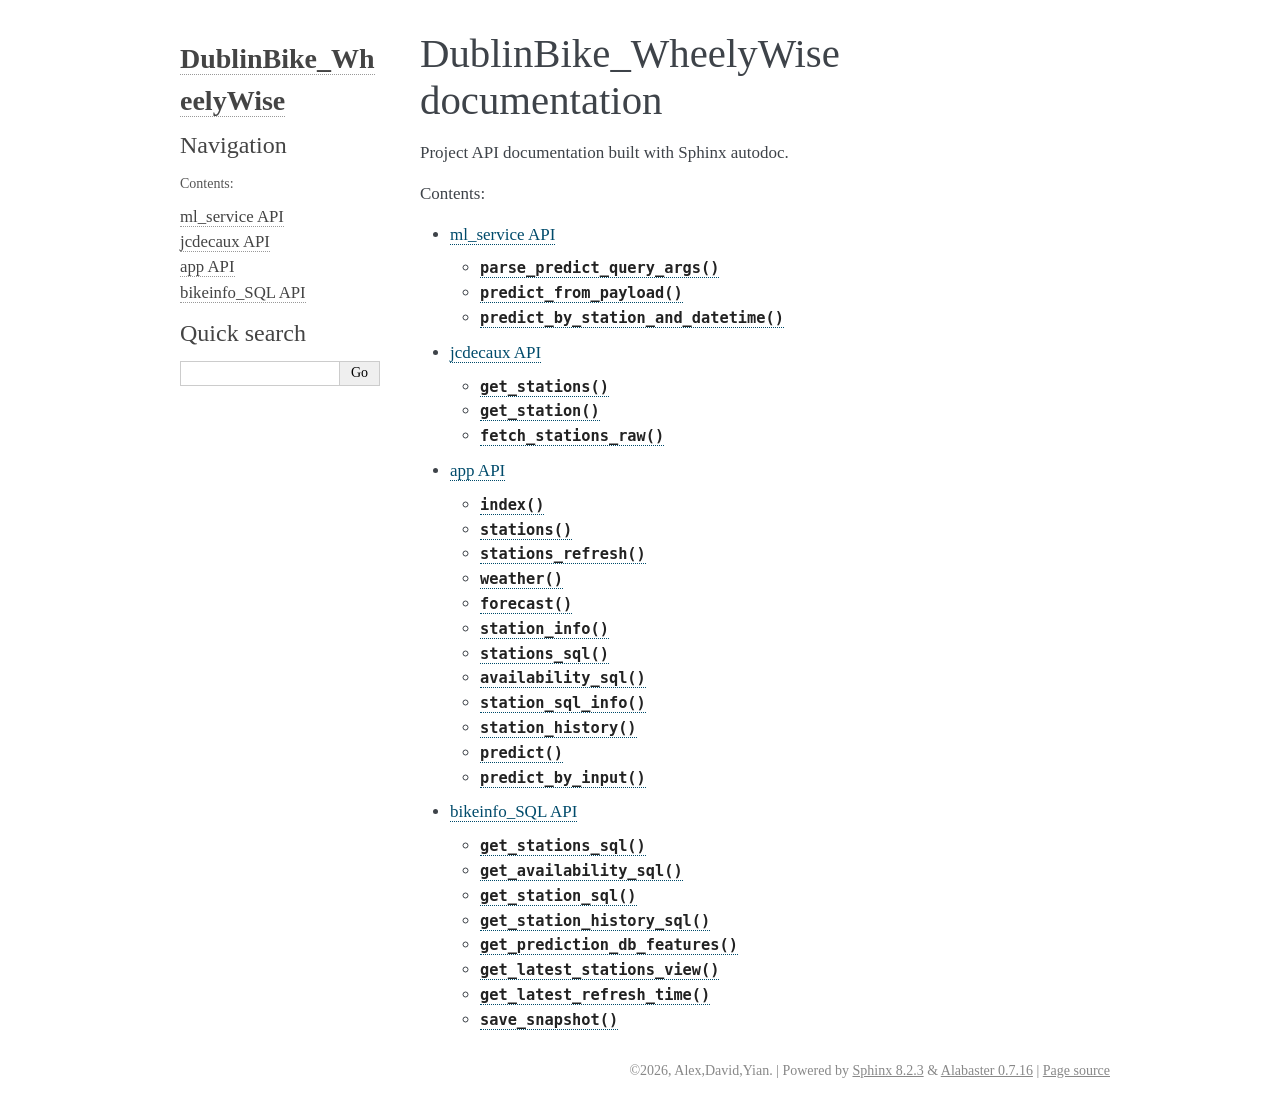
<file: sphinx_comments/_build/html/index.html>
<!DOCTYPE html>

<html lang="en" data-content_root="./">
  <head>
    <meta charset="utf-8" />
    <meta name="viewport" content="width=device-width, initial-scale=1.0" /><meta name="viewport" content="width=device-width, initial-scale=1" />

    <title>DublinBike_WheelyWise documentation &#8212; DublinBike_WheelyWise 1.0 documentation</title>
    <link rel="stylesheet" type="text/css" href="_static/pygments.css?v=5ecbeea2" />
    <link rel="stylesheet" type="text/css" href="_static/alabaster.css?v=12dfc556" />
    <script src="_static/documentation_options.js?v=f2a433a1"></script>
    <script src="_static/doctools.js?v=9bcbadda"></script>
    <script src="_static/sphinx_highlight.js?v=dc90522c"></script>
    <link rel="index" title="Index" href="genindex.html" />
    <link rel="search" title="Search" href="search.html" />
    <link rel="next" title="ml_service API" href="api_ml_service.html" />
   
  <link rel="stylesheet" href="_static/custom.css" type="text/css" />
  

  
  

  </head><body>
  

    <div class="document">
      <div class="documentwrapper">
        <div class="bodywrapper">
          

          <div class="body" role="main">
            
  <section id="dublinbike-wheelywise-documentation">
<h1>DublinBike_WheelyWise documentation<a class="headerlink" href="#dublinbike-wheelywise-documentation" title="Link to this heading">¶</a></h1>
<p>Project API documentation built with Sphinx autodoc.</p>
<div class="toctree-wrapper compound">
<p class="caption" role="heading"><span class="caption-text">Contents:</span></p>
<ul>
<li class="toctree-l1"><a class="reference internal" href="api_ml_service.html">ml_service API</a><ul>
<li class="toctree-l2"><a class="reference internal" href="api_ml_service.html#ml_service.parse_predict_query_args"><code class="docutils literal notranslate"><span class="pre">parse_predict_query_args()</span></code></a></li>
<li class="toctree-l2"><a class="reference internal" href="api_ml_service.html#ml_service.predict_from_payload"><code class="docutils literal notranslate"><span class="pre">predict_from_payload()</span></code></a></li>
<li class="toctree-l2"><a class="reference internal" href="api_ml_service.html#ml_service.predict_by_station_and_datetime"><code class="docutils literal notranslate"><span class="pre">predict_by_station_and_datetime()</span></code></a></li>
</ul>
</li>
<li class="toctree-l1"><a class="reference internal" href="api_jcdecaux.html">jcdecaux API</a><ul>
<li class="toctree-l2"><a class="reference internal" href="api_jcdecaux.html#jcdecaux.get_stations"><code class="docutils literal notranslate"><span class="pre">get_stations()</span></code></a></li>
<li class="toctree-l2"><a class="reference internal" href="api_jcdecaux.html#jcdecaux.get_station"><code class="docutils literal notranslate"><span class="pre">get_station()</span></code></a></li>
<li class="toctree-l2"><a class="reference internal" href="api_jcdecaux.html#jcdecaux.fetch_stations_raw"><code class="docutils literal notranslate"><span class="pre">fetch_stations_raw()</span></code></a></li>
</ul>
</li>
<li class="toctree-l1"><a class="reference internal" href="api_app.html">app API</a><ul>
<li class="toctree-l2"><a class="reference internal" href="api_app.html#app.index"><code class="docutils literal notranslate"><span class="pre">index()</span></code></a></li>
<li class="toctree-l2"><a class="reference internal" href="api_app.html#app.stations"><code class="docutils literal notranslate"><span class="pre">stations()</span></code></a></li>
<li class="toctree-l2"><a class="reference internal" href="api_app.html#app.stations_refresh"><code class="docutils literal notranslate"><span class="pre">stations_refresh()</span></code></a></li>
<li class="toctree-l2"><a class="reference internal" href="api_app.html#app.weather"><code class="docutils literal notranslate"><span class="pre">weather()</span></code></a></li>
<li class="toctree-l2"><a class="reference internal" href="api_app.html#app.forecast"><code class="docutils literal notranslate"><span class="pre">forecast()</span></code></a></li>
<li class="toctree-l2"><a class="reference internal" href="api_app.html#app.station_info"><code class="docutils literal notranslate"><span class="pre">station_info()</span></code></a></li>
<li class="toctree-l2"><a class="reference internal" href="api_app.html#app.stations_sql"><code class="docutils literal notranslate"><span class="pre">stations_sql()</span></code></a></li>
<li class="toctree-l2"><a class="reference internal" href="api_app.html#app.availability_sql"><code class="docutils literal notranslate"><span class="pre">availability_sql()</span></code></a></li>
<li class="toctree-l2"><a class="reference internal" href="api_app.html#app.station_sql_info"><code class="docutils literal notranslate"><span class="pre">station_sql_info()</span></code></a></li>
<li class="toctree-l2"><a class="reference internal" href="api_app.html#app.station_history"><code class="docutils literal notranslate"><span class="pre">station_history()</span></code></a></li>
<li class="toctree-l2"><a class="reference internal" href="api_app.html#app.predict"><code class="docutils literal notranslate"><span class="pre">predict()</span></code></a></li>
<li class="toctree-l2"><a class="reference internal" href="api_app.html#app.predict_by_input"><code class="docutils literal notranslate"><span class="pre">predict_by_input()</span></code></a></li>
</ul>
</li>
<li class="toctree-l1"><a class="reference internal" href="api_bikeinfo_sql.html">bikeinfo_SQL API</a><ul>
<li class="toctree-l2"><a class="reference internal" href="api_bikeinfo_sql.html#bikeinfo_SQL.get_stations_sql"><code class="docutils literal notranslate"><span class="pre">get_stations_sql()</span></code></a></li>
<li class="toctree-l2"><a class="reference internal" href="api_bikeinfo_sql.html#bikeinfo_SQL.get_availability_sql"><code class="docutils literal notranslate"><span class="pre">get_availability_sql()</span></code></a></li>
<li class="toctree-l2"><a class="reference internal" href="api_bikeinfo_sql.html#bikeinfo_SQL.get_station_sql"><code class="docutils literal notranslate"><span class="pre">get_station_sql()</span></code></a></li>
<li class="toctree-l2"><a class="reference internal" href="api_bikeinfo_sql.html#bikeinfo_SQL.get_station_history_sql"><code class="docutils literal notranslate"><span class="pre">get_station_history_sql()</span></code></a></li>
<li class="toctree-l2"><a class="reference internal" href="api_bikeinfo_sql.html#bikeinfo_SQL.get_prediction_db_features"><code class="docutils literal notranslate"><span class="pre">get_prediction_db_features()</span></code></a></li>
<li class="toctree-l2"><a class="reference internal" href="api_bikeinfo_sql.html#bikeinfo_SQL.get_latest_stations_view"><code class="docutils literal notranslate"><span class="pre">get_latest_stations_view()</span></code></a></li>
<li class="toctree-l2"><a class="reference internal" href="api_bikeinfo_sql.html#bikeinfo_SQL.get_latest_refresh_time"><code class="docutils literal notranslate"><span class="pre">get_latest_refresh_time()</span></code></a></li>
<li class="toctree-l2"><a class="reference internal" href="api_bikeinfo_sql.html#bikeinfo_SQL.save_snapshot"><code class="docutils literal notranslate"><span class="pre">save_snapshot()</span></code></a></li>
</ul>
</li>
</ul>
</div>
</section>


          </div>
          
        </div>
      </div>
      <div class="sphinxsidebar" role="navigation" aria-label="Main">
        <div class="sphinxsidebarwrapper">
<h1 class="logo"><a href="#">DublinBike_WheelyWise</a></h1>








<h3>Navigation</h3>
<p class="caption" role="heading"><span class="caption-text">Contents:</span></p>
<ul>
<li class="toctree-l1"><a class="reference internal" href="api_ml_service.html">ml_service API</a></li>
<li class="toctree-l1"><a class="reference internal" href="api_jcdecaux.html">jcdecaux API</a></li>
<li class="toctree-l1"><a class="reference internal" href="api_app.html">app API</a></li>
<li class="toctree-l1"><a class="reference internal" href="api_bikeinfo_sql.html">bikeinfo_SQL API</a></li>
</ul>

<div class="relations">
<h3>Related Topics</h3>
<ul>
  <li><a href="#">Documentation overview</a><ul>
      <li>Next: <a href="api_ml_service.html" title="next chapter">ml_service API</a></li>
  </ul></li>
</ul>
</div>
<search id="searchbox" style="display: none" role="search">
  <h3 id="searchlabel">Quick search</h3>
    <div class="searchformwrapper">
    <form class="search" action="search.html" method="get">
      <input type="text" name="q" aria-labelledby="searchlabel" autocomplete="off" autocorrect="off" autocapitalize="off" spellcheck="false"/>
      <input type="submit" value="Go" />
    </form>
    </div>
</search>
<script>document.getElementById('searchbox').style.display = "block"</script>








        </div>
      </div>
      <div class="clearer"></div>
    </div>
    <div class="footer">
      &#169;2026, Alex,David,Yian.
      
      |
      Powered by <a href="https://www.sphinx-doc.org/">Sphinx 8.2.3</a>
      &amp; <a href="https://alabaster.readthedocs.io">Alabaster 0.7.16</a>
      
      |
      <a href="_sources/index.rst.txt"
          rel="nofollow">Page source</a>
    </div>

    

    
  </body>
</html>
</file>
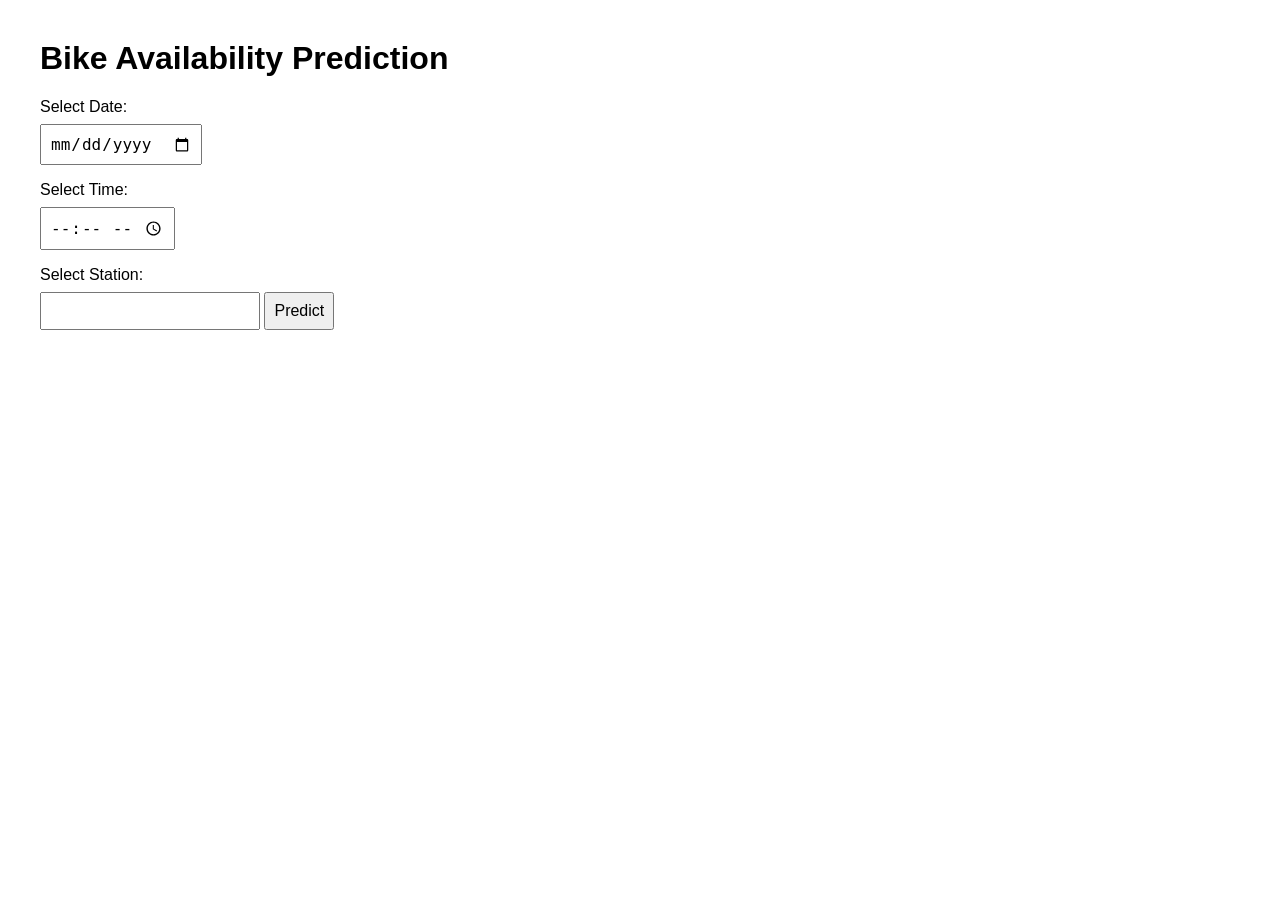
<file: machine_learning/5. sample-prediction-page.html>
<!DOCTYPE html>
<html lang="en">
<head>
    <meta charset="UTF-8">
    <meta name="viewport" content="width=device-width, initial-scale=1.0">
    <title>Bike Availability Prediction</title>
    <style>
        body {
            font-family: Arial, sans-serif;
            margin: 40px;
        }
        label {
            display: block;
            margin-bottom: 8px;
        }
        input, button {
            margin-bottom: 16px;
            padding: 8px;
            font-size: 16px;
        }
        #result {
            font-weight: bold;
            margin-top: 16px;
        }
    </style>
</head>
<body>

    <h1>Bike Availability Prediction</h1>

    <label for="date">Select Date:</label>
    <input type="date" id="date" required>

    <label for="time">Select Time:</label>
    <input type="time" id="time" required>

    <label for="time">Select Station:</label>
    <input type="number" id="station_id" required>

    <button onclick="predict()">Predict</button>

    <div id="result"></div>

    <script>
        function predict() {
            const date = document.getElementById("date").value;
            const time = document.getElementById("time").value;
            const station_id = document.getElementById("station_id").value;
            const resultDiv = document.getElementById("result");

            // Validate input
            if (!date || !time || !station_id) {
                resultDiv.innerHTML = "Please select date time and station.";
                return;
            }

            // Format time to HH:MM:SS
            const formattedTime = `${time}:00`;

            // Send GET request to Flask API
            fetch(`/predict?date=${date}&time=${formattedTime}&station_id=${station_id}`, {
                method: "GET"
            })
                .then(response => response.json())
                .then(data => {
                    if (data.predicted_available_bikes !== undefined) {
                        resultDiv.innerHTML = `Predicted Available Bikes: ${data.predicted_available_bikes}`;
                    } else {
                        resultDiv.innerHTML = `Error: ${data.error || "Something went wrong"}`;
                    }
                })
                .catch(error => {
                    resultDiv.innerHTML = `Error: ${error.message}`;
                });
        }
    </script>

</body>
</html>
</file>
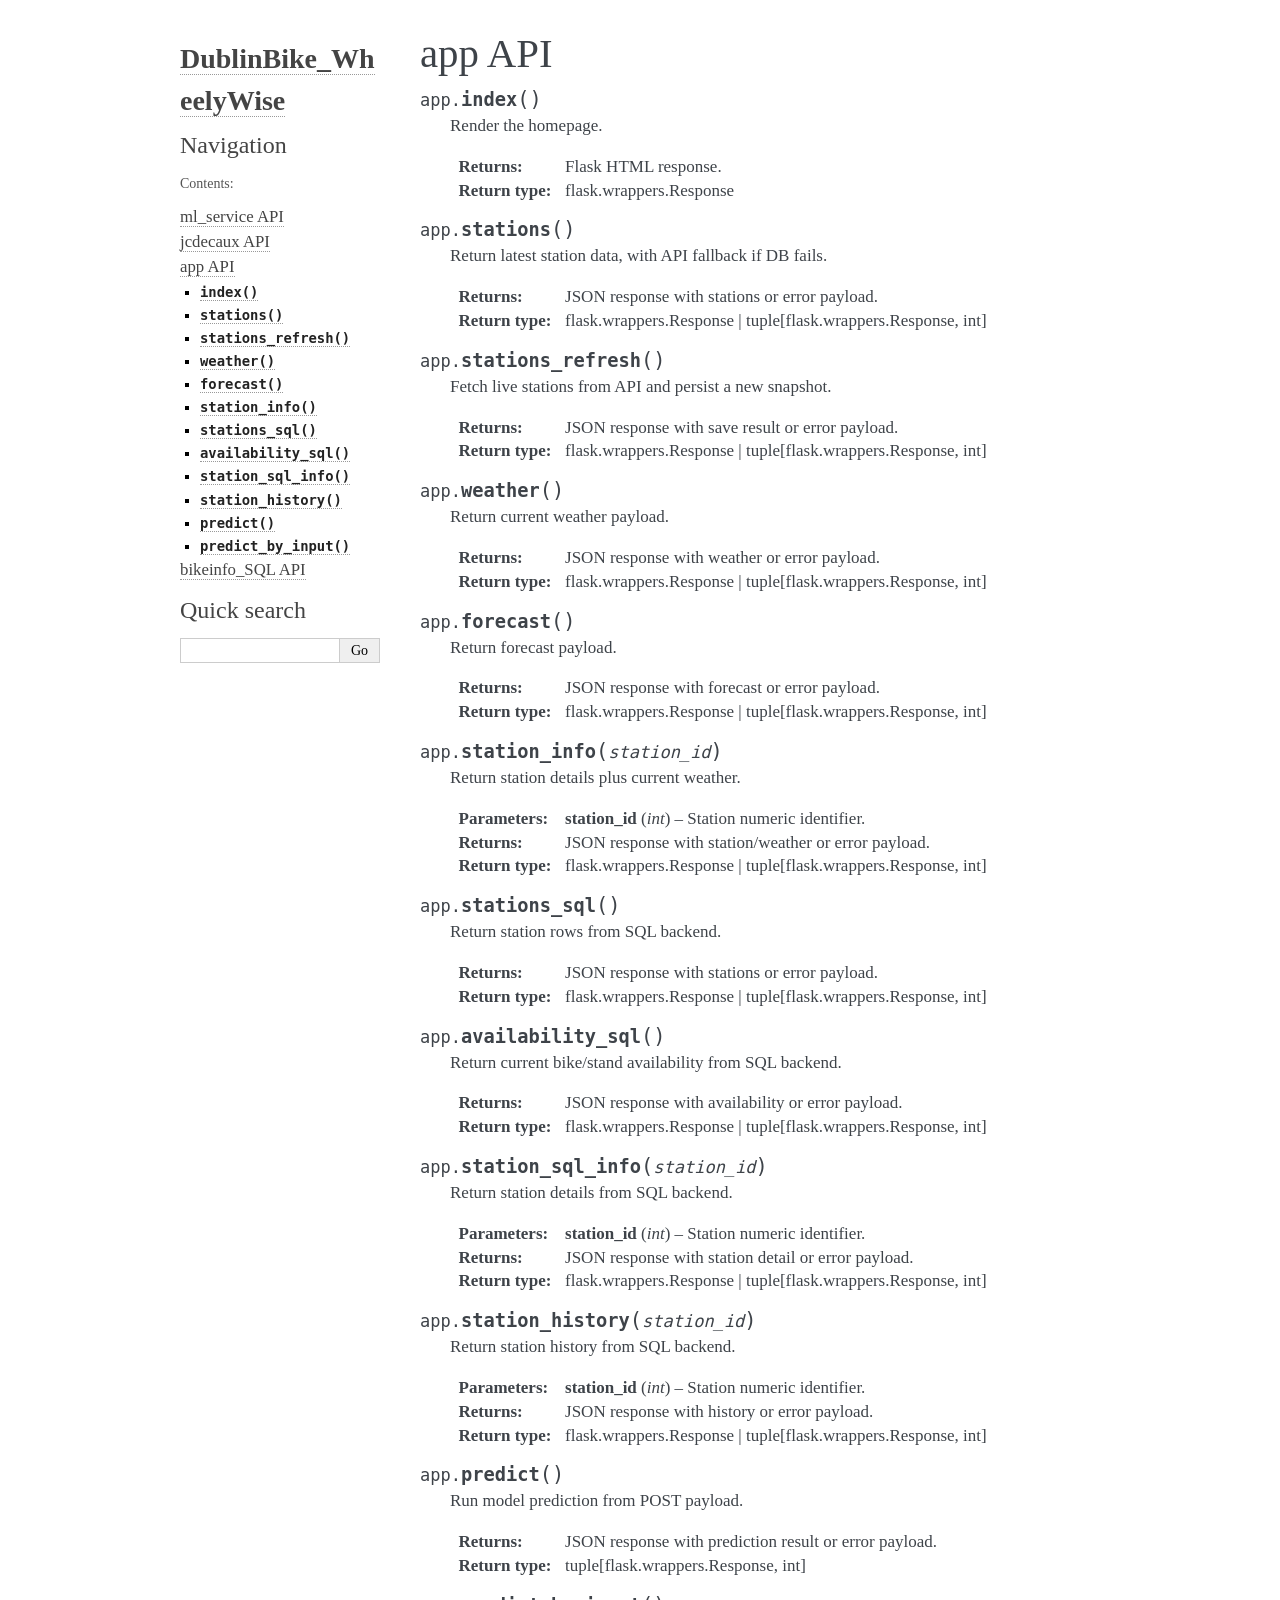
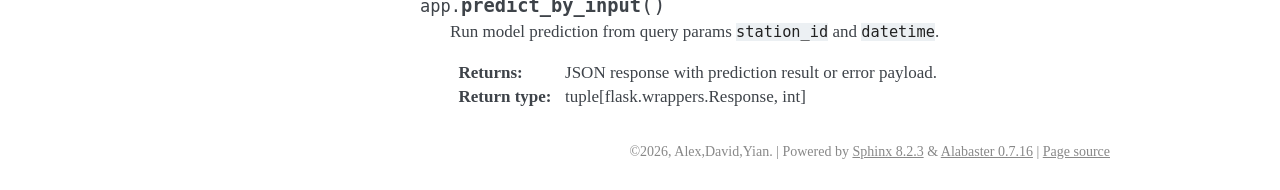
<file: sphinx_comments/_build/html/api_app.html>
<!DOCTYPE html>

<html lang="en" data-content_root="./">
  <head>
    <meta charset="utf-8" />
    <meta name="viewport" content="width=device-width, initial-scale=1.0" /><meta name="viewport" content="width=device-width, initial-scale=1" />

    <title>app API &#8212; DublinBike_WheelyWise 1.0 documentation</title>
    <link rel="stylesheet" type="text/css" href="_static/pygments.css?v=5ecbeea2" />
    <link rel="stylesheet" type="text/css" href="_static/alabaster.css?v=12dfc556" />
    <script src="_static/documentation_options.js?v=f2a433a1"></script>
    <script src="_static/doctools.js?v=9bcbadda"></script>
    <script src="_static/sphinx_highlight.js?v=dc90522c"></script>
    <link rel="index" title="Index" href="genindex.html" />
    <link rel="search" title="Search" href="search.html" />
    <link rel="next" title="bikeinfo_SQL API" href="api_bikeinfo_sql.html" />
    <link rel="prev" title="jcdecaux API" href="api_jcdecaux.html" />
   
  <link rel="stylesheet" href="_static/custom.css" type="text/css" />
  

  
  

  </head><body>
  

    <div class="document">
      <div class="documentwrapper">
        <div class="bodywrapper">
          

          <div class="body" role="main">
            
  <section id="module-app">
<span id="app-api"></span><h1>app API<a class="headerlink" href="#module-app" title="Link to this heading">¶</a></h1>
<dl class="py function">
<dt class="sig sig-object py" id="app.index">
<span class="sig-prename descclassname"><span class="pre">app.</span></span><span class="sig-name descname"><span class="pre">index</span></span><span class="sig-paren">(</span><span class="sig-paren">)</span><a class="headerlink" href="#app.index" title="Link to this definition">¶</a></dt>
<dd><p>Render the homepage.</p>
<dl class="field-list simple">
<dt class="field-odd">Returns<span class="colon">:</span></dt>
<dd class="field-odd"><p>Flask HTML response.</p>
</dd>
<dt class="field-even">Return type<span class="colon">:</span></dt>
<dd class="field-even"><p>flask.wrappers.Response</p>
</dd>
</dl>
</dd></dl>

<dl class="py function">
<dt class="sig sig-object py" id="app.stations">
<span class="sig-prename descclassname"><span class="pre">app.</span></span><span class="sig-name descname"><span class="pre">stations</span></span><span class="sig-paren">(</span><span class="sig-paren">)</span><a class="headerlink" href="#app.stations" title="Link to this definition">¶</a></dt>
<dd><p>Return latest station data, with API fallback if DB fails.</p>
<dl class="field-list simple">
<dt class="field-odd">Returns<span class="colon">:</span></dt>
<dd class="field-odd"><p>JSON response with stations or error payload.</p>
</dd>
<dt class="field-even">Return type<span class="colon">:</span></dt>
<dd class="field-even"><p>flask.wrappers.Response | tuple[flask.wrappers.Response, int]</p>
</dd>
</dl>
</dd></dl>

<dl class="py function">
<dt class="sig sig-object py" id="app.stations_refresh">
<span class="sig-prename descclassname"><span class="pre">app.</span></span><span class="sig-name descname"><span class="pre">stations_refresh</span></span><span class="sig-paren">(</span><span class="sig-paren">)</span><a class="headerlink" href="#app.stations_refresh" title="Link to this definition">¶</a></dt>
<dd><p>Fetch live stations from API and persist a new snapshot.</p>
<dl class="field-list simple">
<dt class="field-odd">Returns<span class="colon">:</span></dt>
<dd class="field-odd"><p>JSON response with save result or error payload.</p>
</dd>
<dt class="field-even">Return type<span class="colon">:</span></dt>
<dd class="field-even"><p>flask.wrappers.Response | tuple[flask.wrappers.Response, int]</p>
</dd>
</dl>
</dd></dl>

<dl class="py function">
<dt class="sig sig-object py" id="app.weather">
<span class="sig-prename descclassname"><span class="pre">app.</span></span><span class="sig-name descname"><span class="pre">weather</span></span><span class="sig-paren">(</span><span class="sig-paren">)</span><a class="headerlink" href="#app.weather" title="Link to this definition">¶</a></dt>
<dd><p>Return current weather payload.</p>
<dl class="field-list simple">
<dt class="field-odd">Returns<span class="colon">:</span></dt>
<dd class="field-odd"><p>JSON response with weather or error payload.</p>
</dd>
<dt class="field-even">Return type<span class="colon">:</span></dt>
<dd class="field-even"><p>flask.wrappers.Response | tuple[flask.wrappers.Response, int]</p>
</dd>
</dl>
</dd></dl>

<dl class="py function">
<dt class="sig sig-object py" id="app.forecast">
<span class="sig-prename descclassname"><span class="pre">app.</span></span><span class="sig-name descname"><span class="pre">forecast</span></span><span class="sig-paren">(</span><span class="sig-paren">)</span><a class="headerlink" href="#app.forecast" title="Link to this definition">¶</a></dt>
<dd><p>Return forecast payload.</p>
<dl class="field-list simple">
<dt class="field-odd">Returns<span class="colon">:</span></dt>
<dd class="field-odd"><p>JSON response with forecast or error payload.</p>
</dd>
<dt class="field-even">Return type<span class="colon">:</span></dt>
<dd class="field-even"><p>flask.wrappers.Response | tuple[flask.wrappers.Response, int]</p>
</dd>
</dl>
</dd></dl>

<dl class="py function">
<dt class="sig sig-object py" id="app.station_info">
<span class="sig-prename descclassname"><span class="pre">app.</span></span><span class="sig-name descname"><span class="pre">station_info</span></span><span class="sig-paren">(</span><em class="sig-param"><span class="n"><span class="pre">station_id</span></span></em><span class="sig-paren">)</span><a class="headerlink" href="#app.station_info" title="Link to this definition">¶</a></dt>
<dd><p>Return station details plus current weather.</p>
<dl class="field-list simple">
<dt class="field-odd">Parameters<span class="colon">:</span></dt>
<dd class="field-odd"><p><strong>station_id</strong> (<em>int</em>) – Station numeric identifier.</p>
</dd>
<dt class="field-even">Returns<span class="colon">:</span></dt>
<dd class="field-even"><p>JSON response with station/weather or error payload.</p>
</dd>
<dt class="field-odd">Return type<span class="colon">:</span></dt>
<dd class="field-odd"><p>flask.wrappers.Response | tuple[flask.wrappers.Response, int]</p>
</dd>
</dl>
</dd></dl>

<dl class="py function">
<dt class="sig sig-object py" id="app.stations_sql">
<span class="sig-prename descclassname"><span class="pre">app.</span></span><span class="sig-name descname"><span class="pre">stations_sql</span></span><span class="sig-paren">(</span><span class="sig-paren">)</span><a class="headerlink" href="#app.stations_sql" title="Link to this definition">¶</a></dt>
<dd><p>Return station rows from SQL backend.</p>
<dl class="field-list simple">
<dt class="field-odd">Returns<span class="colon">:</span></dt>
<dd class="field-odd"><p>JSON response with stations or error payload.</p>
</dd>
<dt class="field-even">Return type<span class="colon">:</span></dt>
<dd class="field-even"><p>flask.wrappers.Response | tuple[flask.wrappers.Response, int]</p>
</dd>
</dl>
</dd></dl>

<dl class="py function">
<dt class="sig sig-object py" id="app.availability_sql">
<span class="sig-prename descclassname"><span class="pre">app.</span></span><span class="sig-name descname"><span class="pre">availability_sql</span></span><span class="sig-paren">(</span><span class="sig-paren">)</span><a class="headerlink" href="#app.availability_sql" title="Link to this definition">¶</a></dt>
<dd><p>Return current bike/stand availability from SQL backend.</p>
<dl class="field-list simple">
<dt class="field-odd">Returns<span class="colon">:</span></dt>
<dd class="field-odd"><p>JSON response with availability or error payload.</p>
</dd>
<dt class="field-even">Return type<span class="colon">:</span></dt>
<dd class="field-even"><p>flask.wrappers.Response | tuple[flask.wrappers.Response, int]</p>
</dd>
</dl>
</dd></dl>

<dl class="py function">
<dt class="sig sig-object py" id="app.station_sql_info">
<span class="sig-prename descclassname"><span class="pre">app.</span></span><span class="sig-name descname"><span class="pre">station_sql_info</span></span><span class="sig-paren">(</span><em class="sig-param"><span class="n"><span class="pre">station_id</span></span></em><span class="sig-paren">)</span><a class="headerlink" href="#app.station_sql_info" title="Link to this definition">¶</a></dt>
<dd><p>Return station details from SQL backend.</p>
<dl class="field-list simple">
<dt class="field-odd">Parameters<span class="colon">:</span></dt>
<dd class="field-odd"><p><strong>station_id</strong> (<em>int</em>) – Station numeric identifier.</p>
</dd>
<dt class="field-even">Returns<span class="colon">:</span></dt>
<dd class="field-even"><p>JSON response with station detail or error payload.</p>
</dd>
<dt class="field-odd">Return type<span class="colon">:</span></dt>
<dd class="field-odd"><p>flask.wrappers.Response | tuple[flask.wrappers.Response, int]</p>
</dd>
</dl>
</dd></dl>

<dl class="py function">
<dt class="sig sig-object py" id="app.station_history">
<span class="sig-prename descclassname"><span class="pre">app.</span></span><span class="sig-name descname"><span class="pre">station_history</span></span><span class="sig-paren">(</span><em class="sig-param"><span class="n"><span class="pre">station_id</span></span></em><span class="sig-paren">)</span><a class="headerlink" href="#app.station_history" title="Link to this definition">¶</a></dt>
<dd><p>Return station history from SQL backend.</p>
<dl class="field-list simple">
<dt class="field-odd">Parameters<span class="colon">:</span></dt>
<dd class="field-odd"><p><strong>station_id</strong> (<em>int</em>) – Station numeric identifier.</p>
</dd>
<dt class="field-even">Returns<span class="colon">:</span></dt>
<dd class="field-even"><p>JSON response with history or error payload.</p>
</dd>
<dt class="field-odd">Return type<span class="colon">:</span></dt>
<dd class="field-odd"><p>flask.wrappers.Response | tuple[flask.wrappers.Response, int]</p>
</dd>
</dl>
</dd></dl>

<dl class="py function">
<dt class="sig sig-object py" id="app.predict">
<span class="sig-prename descclassname"><span class="pre">app.</span></span><span class="sig-name descname"><span class="pre">predict</span></span><span class="sig-paren">(</span><span class="sig-paren">)</span><a class="headerlink" href="#app.predict" title="Link to this definition">¶</a></dt>
<dd><p>Run model prediction from POST payload.</p>
<dl class="field-list simple">
<dt class="field-odd">Returns<span class="colon">:</span></dt>
<dd class="field-odd"><p>JSON response with prediction result or error payload.</p>
</dd>
<dt class="field-even">Return type<span class="colon">:</span></dt>
<dd class="field-even"><p>tuple[flask.wrappers.Response, int]</p>
</dd>
</dl>
</dd></dl>

<dl class="py function">
<dt class="sig sig-object py" id="app.predict_by_input">
<span class="sig-prename descclassname"><span class="pre">app.</span></span><span class="sig-name descname"><span class="pre">predict_by_input</span></span><span class="sig-paren">(</span><span class="sig-paren">)</span><a class="headerlink" href="#app.predict_by_input" title="Link to this definition">¶</a></dt>
<dd><p>Run model prediction from query params <code class="docutils literal notranslate"><span class="pre">station_id</span></code> and <code class="docutils literal notranslate"><span class="pre">datetime</span></code>.</p>
<dl class="field-list simple">
<dt class="field-odd">Returns<span class="colon">:</span></dt>
<dd class="field-odd"><p>JSON response with prediction result or error payload.</p>
</dd>
<dt class="field-even">Return type<span class="colon">:</span></dt>
<dd class="field-even"><p>tuple[flask.wrappers.Response, int]</p>
</dd>
</dl>
</dd></dl>

</section>


          </div>
          
        </div>
      </div>
      <div class="sphinxsidebar" role="navigation" aria-label="Main">
        <div class="sphinxsidebarwrapper">
<h1 class="logo"><a href="index.html">DublinBike_WheelyWise</a></h1>








<h3>Navigation</h3>
<p class="caption" role="heading"><span class="caption-text">Contents:</span></p>
<ul class="current">
<li class="toctree-l1"><a class="reference internal" href="api_ml_service.html">ml_service API</a></li>
<li class="toctree-l1"><a class="reference internal" href="api_jcdecaux.html">jcdecaux API</a></li>
<li class="toctree-l1 current"><a class="current reference internal" href="#">app API</a><ul>
<li class="toctree-l2"><a class="reference internal" href="#app.index"><code class="docutils literal notranslate"><span class="pre">index()</span></code></a></li>
<li class="toctree-l2"><a class="reference internal" href="#app.stations"><code class="docutils literal notranslate"><span class="pre">stations()</span></code></a></li>
<li class="toctree-l2"><a class="reference internal" href="#app.stations_refresh"><code class="docutils literal notranslate"><span class="pre">stations_refresh()</span></code></a></li>
<li class="toctree-l2"><a class="reference internal" href="#app.weather"><code class="docutils literal notranslate"><span class="pre">weather()</span></code></a></li>
<li class="toctree-l2"><a class="reference internal" href="#app.forecast"><code class="docutils literal notranslate"><span class="pre">forecast()</span></code></a></li>
<li class="toctree-l2"><a class="reference internal" href="#app.station_info"><code class="docutils literal notranslate"><span class="pre">station_info()</span></code></a></li>
<li class="toctree-l2"><a class="reference internal" href="#app.stations_sql"><code class="docutils literal notranslate"><span class="pre">stations_sql()</span></code></a></li>
<li class="toctree-l2"><a class="reference internal" href="#app.availability_sql"><code class="docutils literal notranslate"><span class="pre">availability_sql()</span></code></a></li>
<li class="toctree-l2"><a class="reference internal" href="#app.station_sql_info"><code class="docutils literal notranslate"><span class="pre">station_sql_info()</span></code></a></li>
<li class="toctree-l2"><a class="reference internal" href="#app.station_history"><code class="docutils literal notranslate"><span class="pre">station_history()</span></code></a></li>
<li class="toctree-l2"><a class="reference internal" href="#app.predict"><code class="docutils literal notranslate"><span class="pre">predict()</span></code></a></li>
<li class="toctree-l2"><a class="reference internal" href="#app.predict_by_input"><code class="docutils literal notranslate"><span class="pre">predict_by_input()</span></code></a></li>
</ul>
</li>
<li class="toctree-l1"><a class="reference internal" href="api_bikeinfo_sql.html">bikeinfo_SQL API</a></li>
</ul>

<div class="relations">
<h3>Related Topics</h3>
<ul>
  <li><a href="index.html">Documentation overview</a><ul>
      <li>Previous: <a href="api_jcdecaux.html" title="previous chapter">jcdecaux API</a></li>
      <li>Next: <a href="api_bikeinfo_sql.html" title="next chapter">bikeinfo_SQL API</a></li>
  </ul></li>
</ul>
</div>
<search id="searchbox" style="display: none" role="search">
  <h3 id="searchlabel">Quick search</h3>
    <div class="searchformwrapper">
    <form class="search" action="search.html" method="get">
      <input type="text" name="q" aria-labelledby="searchlabel" autocomplete="off" autocorrect="off" autocapitalize="off" spellcheck="false"/>
      <input type="submit" value="Go" />
    </form>
    </div>
</search>
<script>document.getElementById('searchbox').style.display = "block"</script>








        </div>
      </div>
      <div class="clearer"></div>
    </div>
    <div class="footer">
      &#169;2026, Alex,David,Yian.
      
      |
      Powered by <a href="https://www.sphinx-doc.org/">Sphinx 8.2.3</a>
      &amp; <a href="https://alabaster.readthedocs.io">Alabaster 0.7.16</a>
      
      |
      <a href="_sources/api_app.rst.txt"
          rel="nofollow">Page source</a>
    </div>

    

    
  </body>
</html>
</file>
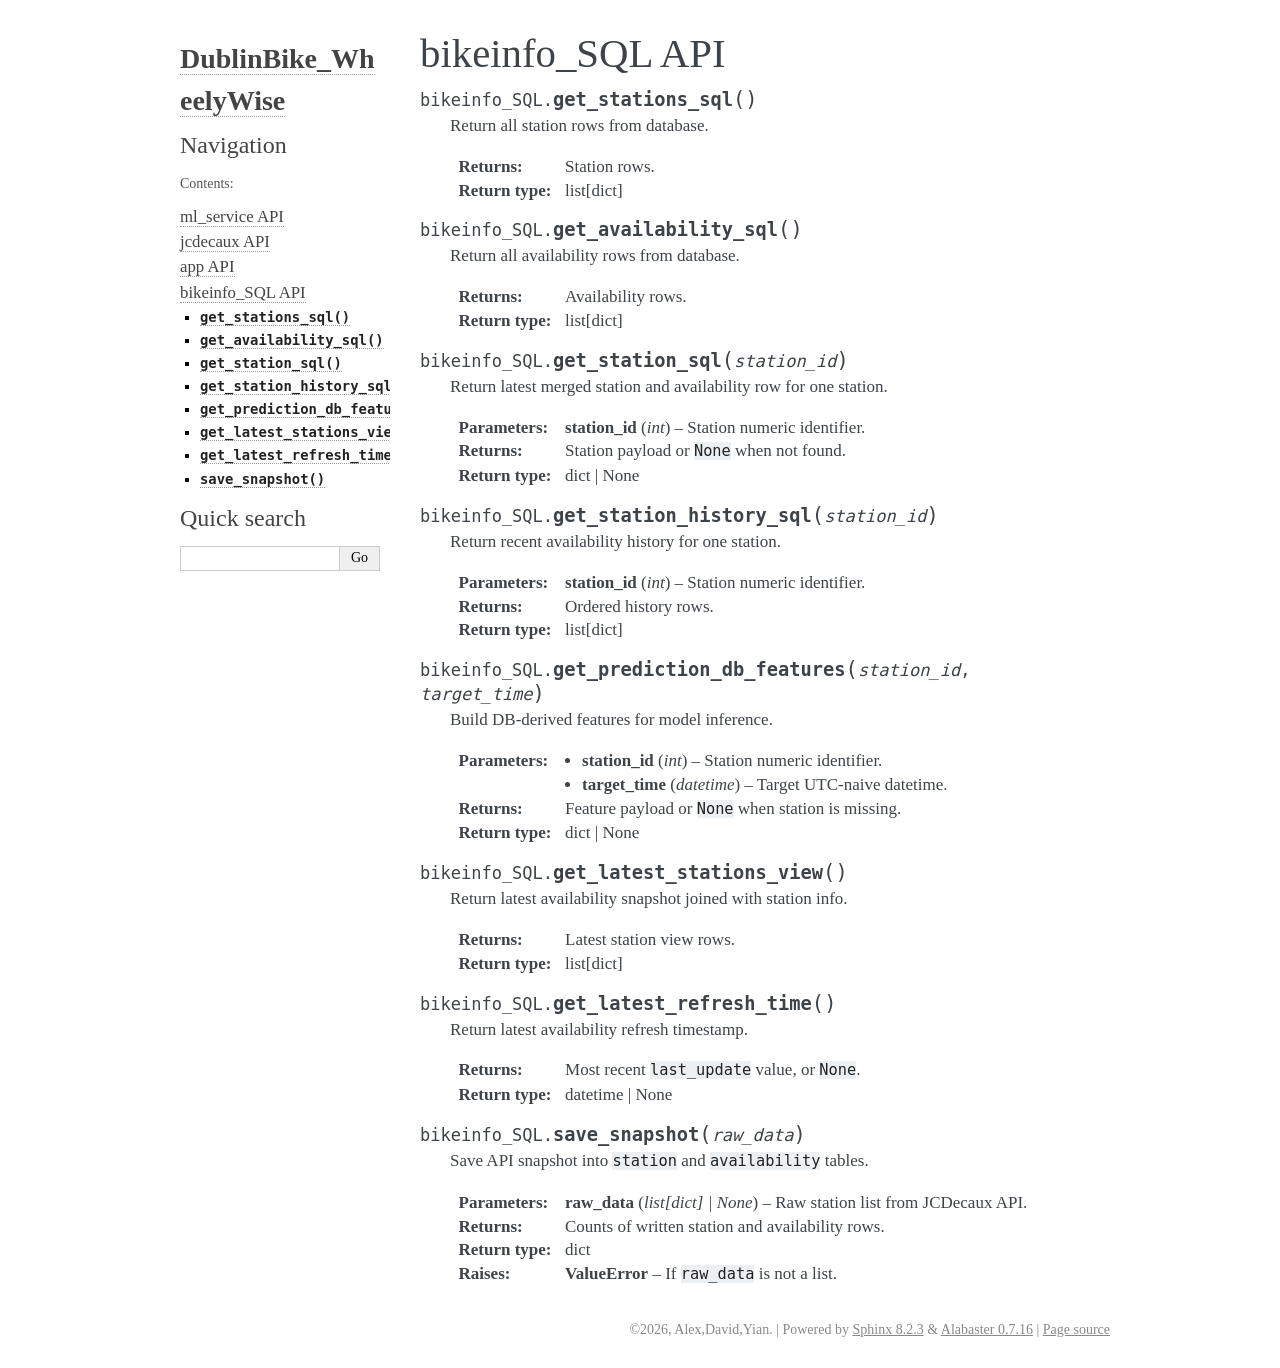
<file: sphinx_comments/_build/html/api_bikeinfo_sql.html>
<!DOCTYPE html>

<html lang="en" data-content_root="./">
  <head>
    <meta charset="utf-8" />
    <meta name="viewport" content="width=device-width, initial-scale=1.0" /><meta name="viewport" content="width=device-width, initial-scale=1" />

    <title>bikeinfo_SQL API &#8212; DublinBike_WheelyWise 1.0 documentation</title>
    <link rel="stylesheet" type="text/css" href="_static/pygments.css?v=5ecbeea2" />
    <link rel="stylesheet" type="text/css" href="_static/alabaster.css?v=12dfc556" />
    <script src="_static/documentation_options.js?v=f2a433a1"></script>
    <script src="_static/doctools.js?v=9bcbadda"></script>
    <script src="_static/sphinx_highlight.js?v=dc90522c"></script>
    <link rel="index" title="Index" href="genindex.html" />
    <link rel="search" title="Search" href="search.html" />
    <link rel="prev" title="app API" href="api_app.html" />
   
  <link rel="stylesheet" href="_static/custom.css" type="text/css" />
  

  
  

  </head><body>
  

    <div class="document">
      <div class="documentwrapper">
        <div class="bodywrapper">
          

          <div class="body" role="main">
            
  <section id="module-bikeinfo_SQL">
<span id="bikeinfo-sql-api"></span><h1>bikeinfo_SQL API<a class="headerlink" href="#module-bikeinfo_SQL" title="Link to this heading">¶</a></h1>
<dl class="py function">
<dt class="sig sig-object py" id="bikeinfo_SQL.get_stations_sql">
<span class="sig-prename descclassname"><span class="pre">bikeinfo_SQL.</span></span><span class="sig-name descname"><span class="pre">get_stations_sql</span></span><span class="sig-paren">(</span><span class="sig-paren">)</span><a class="headerlink" href="#bikeinfo_SQL.get_stations_sql" title="Link to this definition">¶</a></dt>
<dd><p>Return all station rows from database.</p>
<dl class="field-list simple">
<dt class="field-odd">Returns<span class="colon">:</span></dt>
<dd class="field-odd"><p>Station rows.</p>
</dd>
<dt class="field-even">Return type<span class="colon">:</span></dt>
<dd class="field-even"><p>list[dict]</p>
</dd>
</dl>
</dd></dl>

<dl class="py function">
<dt class="sig sig-object py" id="bikeinfo_SQL.get_availability_sql">
<span class="sig-prename descclassname"><span class="pre">bikeinfo_SQL.</span></span><span class="sig-name descname"><span class="pre">get_availability_sql</span></span><span class="sig-paren">(</span><span class="sig-paren">)</span><a class="headerlink" href="#bikeinfo_SQL.get_availability_sql" title="Link to this definition">¶</a></dt>
<dd><p>Return all availability rows from database.</p>
<dl class="field-list simple">
<dt class="field-odd">Returns<span class="colon">:</span></dt>
<dd class="field-odd"><p>Availability rows.</p>
</dd>
<dt class="field-even">Return type<span class="colon">:</span></dt>
<dd class="field-even"><p>list[dict]</p>
</dd>
</dl>
</dd></dl>

<dl class="py function">
<dt class="sig sig-object py" id="bikeinfo_SQL.get_station_sql">
<span class="sig-prename descclassname"><span class="pre">bikeinfo_SQL.</span></span><span class="sig-name descname"><span class="pre">get_station_sql</span></span><span class="sig-paren">(</span><em class="sig-param"><span class="n"><span class="pre">station_id</span></span></em><span class="sig-paren">)</span><a class="headerlink" href="#bikeinfo_SQL.get_station_sql" title="Link to this definition">¶</a></dt>
<dd><p>Return latest merged station and availability row for one station.</p>
<dl class="field-list simple">
<dt class="field-odd">Parameters<span class="colon">:</span></dt>
<dd class="field-odd"><p><strong>station_id</strong> (<em>int</em>) – Station numeric identifier.</p>
</dd>
<dt class="field-even">Returns<span class="colon">:</span></dt>
<dd class="field-even"><p>Station payload or <code class="docutils literal notranslate"><span class="pre">None</span></code> when not found.</p>
</dd>
<dt class="field-odd">Return type<span class="colon">:</span></dt>
<dd class="field-odd"><p>dict | None</p>
</dd>
</dl>
</dd></dl>

<dl class="py function">
<dt class="sig sig-object py" id="bikeinfo_SQL.get_station_history_sql">
<span class="sig-prename descclassname"><span class="pre">bikeinfo_SQL.</span></span><span class="sig-name descname"><span class="pre">get_station_history_sql</span></span><span class="sig-paren">(</span><em class="sig-param"><span class="n"><span class="pre">station_id</span></span></em><span class="sig-paren">)</span><a class="headerlink" href="#bikeinfo_SQL.get_station_history_sql" title="Link to this definition">¶</a></dt>
<dd><p>Return recent availability history for one station.</p>
<dl class="field-list simple">
<dt class="field-odd">Parameters<span class="colon">:</span></dt>
<dd class="field-odd"><p><strong>station_id</strong> (<em>int</em>) – Station numeric identifier.</p>
</dd>
<dt class="field-even">Returns<span class="colon">:</span></dt>
<dd class="field-even"><p>Ordered history rows.</p>
</dd>
<dt class="field-odd">Return type<span class="colon">:</span></dt>
<dd class="field-odd"><p>list[dict]</p>
</dd>
</dl>
</dd></dl>

<dl class="py function">
<dt class="sig sig-object py" id="bikeinfo_SQL.get_prediction_db_features">
<span class="sig-prename descclassname"><span class="pre">bikeinfo_SQL.</span></span><span class="sig-name descname"><span class="pre">get_prediction_db_features</span></span><span class="sig-paren">(</span><em class="sig-param"><span class="n"><span class="pre">station_id</span></span></em>, <em class="sig-param"><span class="n"><span class="pre">target_time</span></span></em><span class="sig-paren">)</span><a class="headerlink" href="#bikeinfo_SQL.get_prediction_db_features" title="Link to this definition">¶</a></dt>
<dd><p>Build DB-derived features for model inference.</p>
<dl class="field-list simple">
<dt class="field-odd">Parameters<span class="colon">:</span></dt>
<dd class="field-odd"><ul class="simple">
<li><p><strong>station_id</strong> (<em>int</em>) – Station numeric identifier.</p></li>
<li><p><strong>target_time</strong> (<em>datetime</em>) – Target UTC-naive datetime.</p></li>
</ul>
</dd>
<dt class="field-even">Returns<span class="colon">:</span></dt>
<dd class="field-even"><p>Feature payload or <code class="docutils literal notranslate"><span class="pre">None</span></code> when station is missing.</p>
</dd>
<dt class="field-odd">Return type<span class="colon">:</span></dt>
<dd class="field-odd"><p>dict | None</p>
</dd>
</dl>
</dd></dl>

<dl class="py function">
<dt class="sig sig-object py" id="bikeinfo_SQL.get_latest_stations_view">
<span class="sig-prename descclassname"><span class="pre">bikeinfo_SQL.</span></span><span class="sig-name descname"><span class="pre">get_latest_stations_view</span></span><span class="sig-paren">(</span><span class="sig-paren">)</span><a class="headerlink" href="#bikeinfo_SQL.get_latest_stations_view" title="Link to this definition">¶</a></dt>
<dd><p>Return latest availability snapshot joined with station info.</p>
<dl class="field-list simple">
<dt class="field-odd">Returns<span class="colon">:</span></dt>
<dd class="field-odd"><p>Latest station view rows.</p>
</dd>
<dt class="field-even">Return type<span class="colon">:</span></dt>
<dd class="field-even"><p>list[dict]</p>
</dd>
</dl>
</dd></dl>

<dl class="py function">
<dt class="sig sig-object py" id="bikeinfo_SQL.get_latest_refresh_time">
<span class="sig-prename descclassname"><span class="pre">bikeinfo_SQL.</span></span><span class="sig-name descname"><span class="pre">get_latest_refresh_time</span></span><span class="sig-paren">(</span><span class="sig-paren">)</span><a class="headerlink" href="#bikeinfo_SQL.get_latest_refresh_time" title="Link to this definition">¶</a></dt>
<dd><p>Return latest availability refresh timestamp.</p>
<dl class="field-list simple">
<dt class="field-odd">Returns<span class="colon">:</span></dt>
<dd class="field-odd"><p>Most recent <code class="docutils literal notranslate"><span class="pre">last_update</span></code> value, or <code class="docutils literal notranslate"><span class="pre">None</span></code>.</p>
</dd>
<dt class="field-even">Return type<span class="colon">:</span></dt>
<dd class="field-even"><p>datetime | None</p>
</dd>
</dl>
</dd></dl>

<dl class="py function">
<dt class="sig sig-object py" id="bikeinfo_SQL.save_snapshot">
<span class="sig-prename descclassname"><span class="pre">bikeinfo_SQL.</span></span><span class="sig-name descname"><span class="pre">save_snapshot</span></span><span class="sig-paren">(</span><em class="sig-param"><span class="n"><span class="pre">raw_data</span></span></em><span class="sig-paren">)</span><a class="headerlink" href="#bikeinfo_SQL.save_snapshot" title="Link to this definition">¶</a></dt>
<dd><p>Save API snapshot into <code class="docutils literal notranslate"><span class="pre">station</span></code> and <code class="docutils literal notranslate"><span class="pre">availability</span></code> tables.</p>
<dl class="field-list simple">
<dt class="field-odd">Parameters<span class="colon">:</span></dt>
<dd class="field-odd"><p><strong>raw_data</strong> (<em>list</em><em>[</em><em>dict</em><em>] </em><em>| </em><em>None</em>) – Raw station list from JCDecaux API.</p>
</dd>
<dt class="field-even">Returns<span class="colon">:</span></dt>
<dd class="field-even"><p>Counts of written station and availability rows.</p>
</dd>
<dt class="field-odd">Return type<span class="colon">:</span></dt>
<dd class="field-odd"><p>dict</p>
</dd>
<dt class="field-even">Raises<span class="colon">:</span></dt>
<dd class="field-even"><p><strong>ValueError</strong> – If <code class="docutils literal notranslate"><span class="pre">raw_data</span></code> is not a list.</p>
</dd>
</dl>
</dd></dl>

</section>


          </div>
          
        </div>
      </div>
      <div class="sphinxsidebar" role="navigation" aria-label="Main">
        <div class="sphinxsidebarwrapper">
<h1 class="logo"><a href="index.html">DublinBike_WheelyWise</a></h1>








<h3>Navigation</h3>
<p class="caption" role="heading"><span class="caption-text">Contents:</span></p>
<ul class="current">
<li class="toctree-l1"><a class="reference internal" href="api_ml_service.html">ml_service API</a></li>
<li class="toctree-l1"><a class="reference internal" href="api_jcdecaux.html">jcdecaux API</a></li>
<li class="toctree-l1"><a class="reference internal" href="api_app.html">app API</a></li>
<li class="toctree-l1 current"><a class="current reference internal" href="#">bikeinfo_SQL API</a><ul>
<li class="toctree-l2"><a class="reference internal" href="#bikeinfo_SQL.get_stations_sql"><code class="docutils literal notranslate"><span class="pre">get_stations_sql()</span></code></a></li>
<li class="toctree-l2"><a class="reference internal" href="#bikeinfo_SQL.get_availability_sql"><code class="docutils literal notranslate"><span class="pre">get_availability_sql()</span></code></a></li>
<li class="toctree-l2"><a class="reference internal" href="#bikeinfo_SQL.get_station_sql"><code class="docutils literal notranslate"><span class="pre">get_station_sql()</span></code></a></li>
<li class="toctree-l2"><a class="reference internal" href="#bikeinfo_SQL.get_station_history_sql"><code class="docutils literal notranslate"><span class="pre">get_station_history_sql()</span></code></a></li>
<li class="toctree-l2"><a class="reference internal" href="#bikeinfo_SQL.get_prediction_db_features"><code class="docutils literal notranslate"><span class="pre">get_prediction_db_features()</span></code></a></li>
<li class="toctree-l2"><a class="reference internal" href="#bikeinfo_SQL.get_latest_stations_view"><code class="docutils literal notranslate"><span class="pre">get_latest_stations_view()</span></code></a></li>
<li class="toctree-l2"><a class="reference internal" href="#bikeinfo_SQL.get_latest_refresh_time"><code class="docutils literal notranslate"><span class="pre">get_latest_refresh_time()</span></code></a></li>
<li class="toctree-l2"><a class="reference internal" href="#bikeinfo_SQL.save_snapshot"><code class="docutils literal notranslate"><span class="pre">save_snapshot()</span></code></a></li>
</ul>
</li>
</ul>

<div class="relations">
<h3>Related Topics</h3>
<ul>
  <li><a href="index.html">Documentation overview</a><ul>
      <li>Previous: <a href="api_app.html" title="previous chapter">app API</a></li>
  </ul></li>
</ul>
</div>
<search id="searchbox" style="display: none" role="search">
  <h3 id="searchlabel">Quick search</h3>
    <div class="searchformwrapper">
    <form class="search" action="search.html" method="get">
      <input type="text" name="q" aria-labelledby="searchlabel" autocomplete="off" autocorrect="off" autocapitalize="off" spellcheck="false"/>
      <input type="submit" value="Go" />
    </form>
    </div>
</search>
<script>document.getElementById('searchbox').style.display = "block"</script>








        </div>
      </div>
      <div class="clearer"></div>
    </div>
    <div class="footer">
      &#169;2026, Alex,David,Yian.
      
      |
      Powered by <a href="https://www.sphinx-doc.org/">Sphinx 8.2.3</a>
      &amp; <a href="https://alabaster.readthedocs.io">Alabaster 0.7.16</a>
      
      |
      <a href="_sources/api_bikeinfo_sql.rst.txt"
          rel="nofollow">Page source</a>
    </div>

    

    
  </body>
</html>
</file>
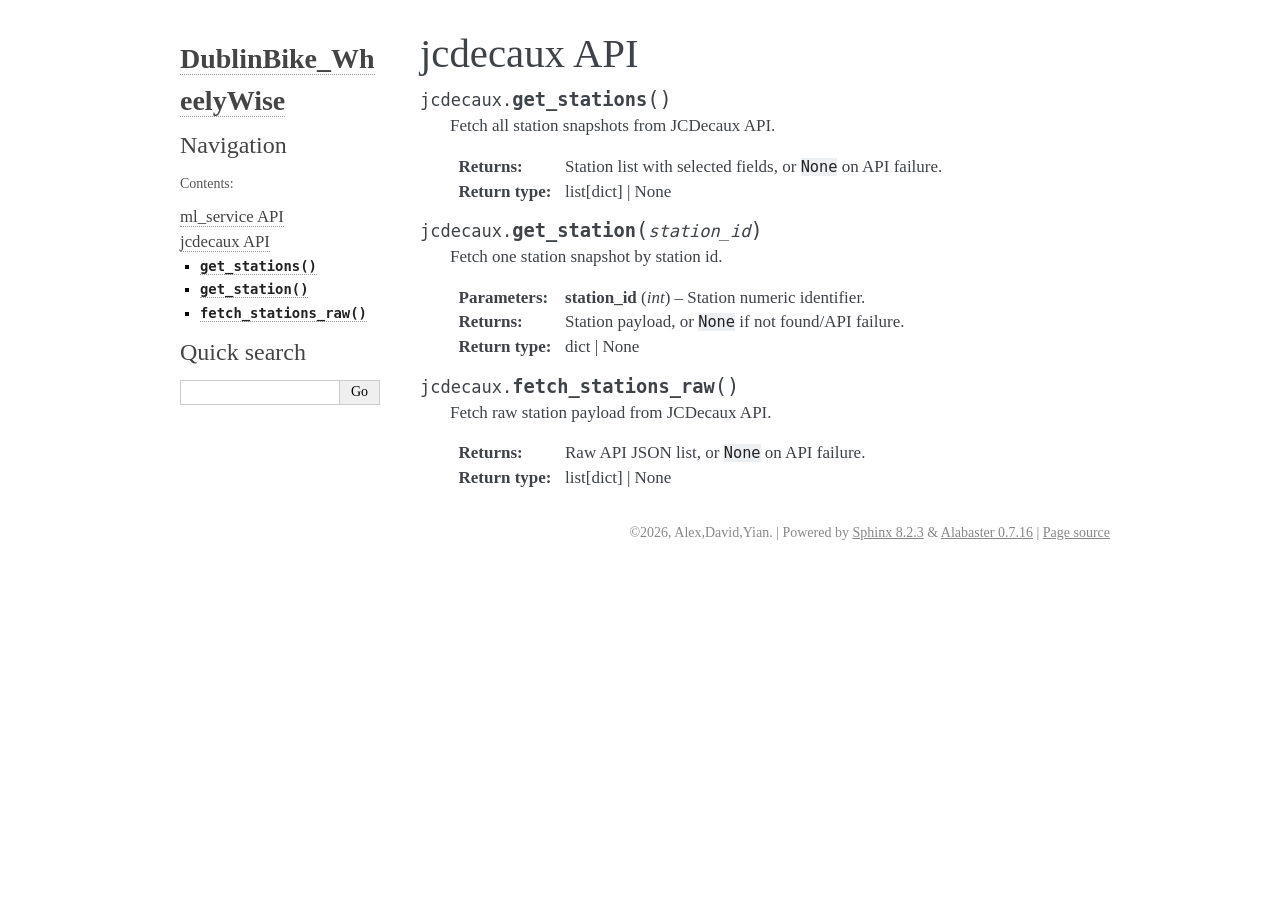
<file: sphinx_comments/_build/html/api_jcdecaux.html>
<!DOCTYPE html>

<html lang="en" data-content_root="./">
  <head>
    <meta charset="utf-8" />
    <meta name="viewport" content="width=device-width, initial-scale=1.0" /><meta name="viewport" content="width=device-width, initial-scale=1" />

    <title>jcdecaux API &#8212; DublinBike_WheelyWise 1.0 documentation</title>
    <link rel="stylesheet" type="text/css" href="_static/pygments.css?v=5ecbeea2" />
    <link rel="stylesheet" type="text/css" href="_static/alabaster.css?v=12dfc556" />
    <script src="_static/documentation_options.js?v=f2a433a1"></script>
    <script src="_static/doctools.js?v=9bcbadda"></script>
    <script src="_static/sphinx_highlight.js?v=dc90522c"></script>
    <link rel="index" title="Index" href="genindex.html" />
    <link rel="search" title="Search" href="search.html" />
    <link rel="prev" title="ml_service API" href="api_ml_service.html" />
   
  <link rel="stylesheet" href="_static/custom.css" type="text/css" />
  

  
  

  </head><body>
  

    <div class="document">
      <div class="documentwrapper">
        <div class="bodywrapper">
          

          <div class="body" role="main">
            
  <section id="module-jcdecaux">
<span id="jcdecaux-api"></span><h1>jcdecaux API<a class="headerlink" href="#module-jcdecaux" title="Link to this heading">¶</a></h1>
<dl class="py function">
<dt class="sig sig-object py" id="jcdecaux.get_stations">
<span class="sig-prename descclassname"><span class="pre">jcdecaux.</span></span><span class="sig-name descname"><span class="pre">get_stations</span></span><span class="sig-paren">(</span><span class="sig-paren">)</span><a class="headerlink" href="#jcdecaux.get_stations" title="Link to this definition">¶</a></dt>
<dd><p>Fetch all station snapshots from JCDecaux API.</p>
<dl class="field-list simple">
<dt class="field-odd">Returns<span class="colon">:</span></dt>
<dd class="field-odd"><p>Station list with selected fields, or <code class="docutils literal notranslate"><span class="pre">None</span></code> on API failure.</p>
</dd>
<dt class="field-even">Return type<span class="colon">:</span></dt>
<dd class="field-even"><p>list[dict] | None</p>
</dd>
</dl>
</dd></dl>

<dl class="py function">
<dt class="sig sig-object py" id="jcdecaux.get_station">
<span class="sig-prename descclassname"><span class="pre">jcdecaux.</span></span><span class="sig-name descname"><span class="pre">get_station</span></span><span class="sig-paren">(</span><em class="sig-param"><span class="n"><span class="pre">station_id</span></span></em><span class="sig-paren">)</span><a class="headerlink" href="#jcdecaux.get_station" title="Link to this definition">¶</a></dt>
<dd><p>Fetch one station snapshot by station id.</p>
<dl class="field-list simple">
<dt class="field-odd">Parameters<span class="colon">:</span></dt>
<dd class="field-odd"><p><strong>station_id</strong> (<em>int</em>) – Station numeric identifier.</p>
</dd>
<dt class="field-even">Returns<span class="colon">:</span></dt>
<dd class="field-even"><p>Station payload, or <code class="docutils literal notranslate"><span class="pre">None</span></code> if not found/API failure.</p>
</dd>
<dt class="field-odd">Return type<span class="colon">:</span></dt>
<dd class="field-odd"><p>dict | None</p>
</dd>
</dl>
</dd></dl>

<dl class="py function">
<dt class="sig sig-object py" id="jcdecaux.fetch_stations_raw">
<span class="sig-prename descclassname"><span class="pre">jcdecaux.</span></span><span class="sig-name descname"><span class="pre">fetch_stations_raw</span></span><span class="sig-paren">(</span><span class="sig-paren">)</span><a class="headerlink" href="#jcdecaux.fetch_stations_raw" title="Link to this definition">¶</a></dt>
<dd><p>Fetch raw station payload from JCDecaux API.</p>
<dl class="field-list simple">
<dt class="field-odd">Returns<span class="colon">:</span></dt>
<dd class="field-odd"><p>Raw API JSON list, or <code class="docutils literal notranslate"><span class="pre">None</span></code> on API failure.</p>
</dd>
<dt class="field-even">Return type<span class="colon">:</span></dt>
<dd class="field-even"><p>list[dict] | None</p>
</dd>
</dl>
</dd></dl>

</section>


          </div>
          
        </div>
      </div>
      <div class="sphinxsidebar" role="navigation" aria-label="Main">
        <div class="sphinxsidebarwrapper">
<h1 class="logo"><a href="index.html">DublinBike_WheelyWise</a></h1>








<h3>Navigation</h3>
<p class="caption" role="heading"><span class="caption-text">Contents:</span></p>
<ul class="current">
<li class="toctree-l1"><a class="reference internal" href="api_ml_service.html">ml_service API</a></li>
<li class="toctree-l1 current"><a class="current reference internal" href="#">jcdecaux API</a><ul>
<li class="toctree-l2"><a class="reference internal" href="#jcdecaux.get_stations"><code class="docutils literal notranslate"><span class="pre">get_stations()</span></code></a></li>
<li class="toctree-l2"><a class="reference internal" href="#jcdecaux.get_station"><code class="docutils literal notranslate"><span class="pre">get_station()</span></code></a></li>
<li class="toctree-l2"><a class="reference internal" href="#jcdecaux.fetch_stations_raw"><code class="docutils literal notranslate"><span class="pre">fetch_stations_raw()</span></code></a></li>
</ul>
</li>
</ul>

<div class="relations">
<h3>Related Topics</h3>
<ul>
  <li><a href="index.html">Documentation overview</a><ul>
      <li>Previous: <a href="api_ml_service.html" title="previous chapter">ml_service API</a></li>
  </ul></li>
</ul>
</div>
<search id="searchbox" style="display: none" role="search">
  <h3 id="searchlabel">Quick search</h3>
    <div class="searchformwrapper">
    <form class="search" action="search.html" method="get">
      <input type="text" name="q" aria-labelledby="searchlabel" autocomplete="off" autocorrect="off" autocapitalize="off" spellcheck="false"/>
      <input type="submit" value="Go" />
    </form>
    </div>
</search>
<script>document.getElementById('searchbox').style.display = "block"</script>








        </div>
      </div>
      <div class="clearer"></div>
    </div>
    <div class="footer">
      &#169;2026, Alex,David,Yian.
      
      |
      Powered by <a href="https://www.sphinx-doc.org/">Sphinx 8.2.3</a>
      &amp; <a href="https://alabaster.readthedocs.io">Alabaster 0.7.16</a>
      
      |
      <a href="_sources/api_jcdecaux.rst.txt"
          rel="nofollow">Page source</a>
    </div>

    

    
  </body>
</html>
</file>
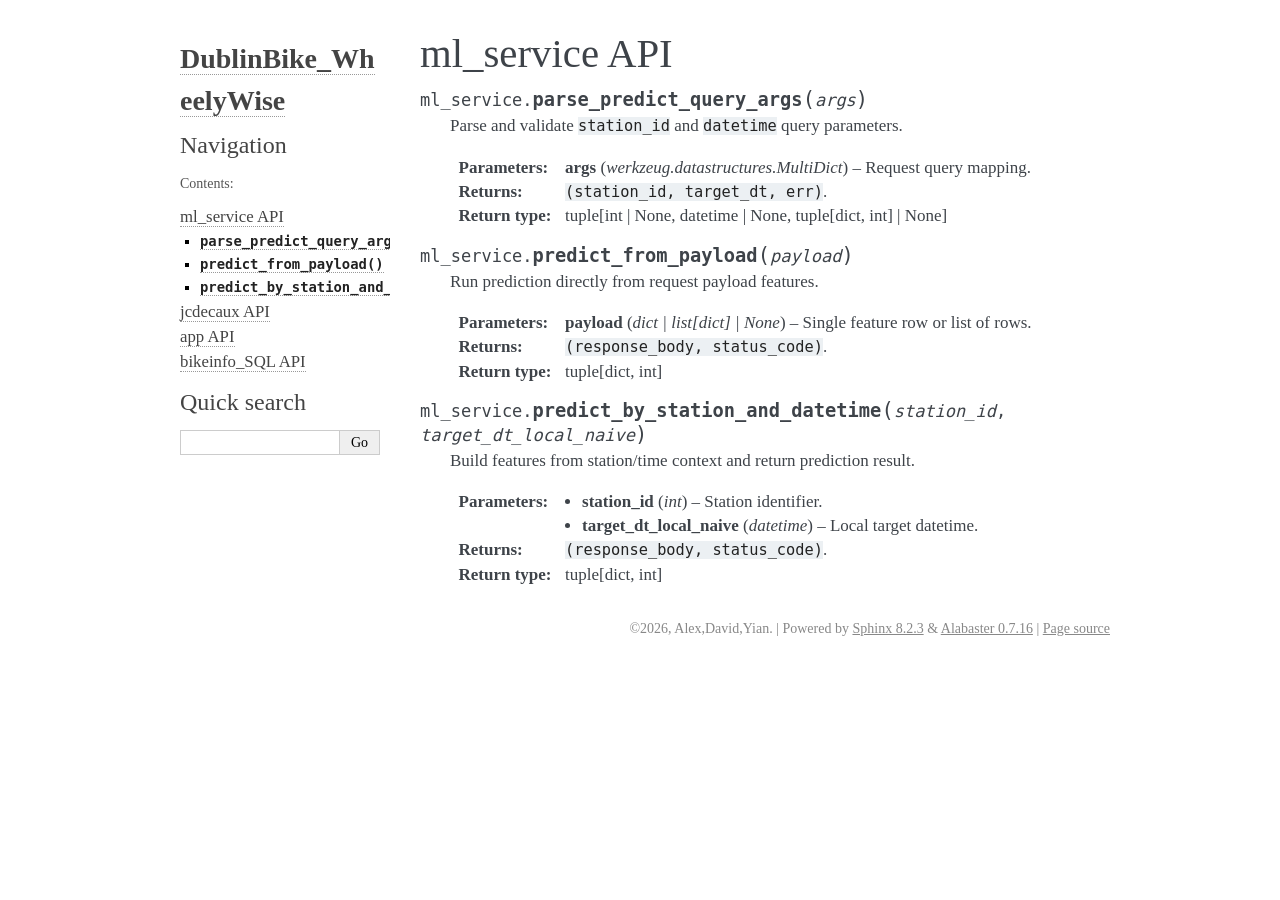
<file: sphinx_comments/_build/html/api_ml_service.html>
<!DOCTYPE html>

<html lang="en" data-content_root="./">
  <head>
    <meta charset="utf-8" />
    <meta name="viewport" content="width=device-width, initial-scale=1.0" /><meta name="viewport" content="width=device-width, initial-scale=1" />

    <title>ml_service API &#8212; DublinBike_WheelyWise 1.0 documentation</title>
    <link rel="stylesheet" type="text/css" href="_static/pygments.css?v=5ecbeea2" />
    <link rel="stylesheet" type="text/css" href="_static/alabaster.css?v=12dfc556" />
    <script src="_static/documentation_options.js?v=f2a433a1"></script>
    <script src="_static/doctools.js?v=9bcbadda"></script>
    <script src="_static/sphinx_highlight.js?v=dc90522c"></script>
    <link rel="index" title="Index" href="genindex.html" />
    <link rel="search" title="Search" href="search.html" />
    <link rel="next" title="jcdecaux API" href="api_jcdecaux.html" />
    <link rel="prev" title="DublinBike_WheelyWise documentation" href="index.html" />
   
  <link rel="stylesheet" href="_static/custom.css" type="text/css" />
  

  
  

  </head><body>
  

    <div class="document">
      <div class="documentwrapper">
        <div class="bodywrapper">
          

          <div class="body" role="main">
            
  <section id="module-ml_service">
<span id="ml-service-api"></span><h1>ml_service API<a class="headerlink" href="#module-ml_service" title="Link to this heading">¶</a></h1>
<dl class="py function">
<dt class="sig sig-object py" id="ml_service.parse_predict_query_args">
<span class="sig-prename descclassname"><span class="pre">ml_service.</span></span><span class="sig-name descname"><span class="pre">parse_predict_query_args</span></span><span class="sig-paren">(</span><em class="sig-param"><span class="n"><span class="pre">args</span></span></em><span class="sig-paren">)</span><a class="headerlink" href="#ml_service.parse_predict_query_args" title="Link to this definition">¶</a></dt>
<dd><p>Parse and validate <code class="docutils literal notranslate"><span class="pre">station_id</span></code> and <code class="docutils literal notranslate"><span class="pre">datetime</span></code> query parameters.</p>
<dl class="field-list simple">
<dt class="field-odd">Parameters<span class="colon">:</span></dt>
<dd class="field-odd"><p><strong>args</strong> (<em>werkzeug.datastructures.MultiDict</em>) – Request query mapping.</p>
</dd>
<dt class="field-even">Returns<span class="colon">:</span></dt>
<dd class="field-even"><p><code class="docutils literal notranslate"><span class="pre">(station_id,</span> <span class="pre">target_dt,</span> <span class="pre">err)</span></code>.</p>
</dd>
<dt class="field-odd">Return type<span class="colon">:</span></dt>
<dd class="field-odd"><p>tuple[int | None, datetime | None, tuple[dict, int] | None]</p>
</dd>
</dl>
</dd></dl>

<dl class="py function">
<dt class="sig sig-object py" id="ml_service.predict_from_payload">
<span class="sig-prename descclassname"><span class="pre">ml_service.</span></span><span class="sig-name descname"><span class="pre">predict_from_payload</span></span><span class="sig-paren">(</span><em class="sig-param"><span class="n"><span class="pre">payload</span></span></em><span class="sig-paren">)</span><a class="headerlink" href="#ml_service.predict_from_payload" title="Link to this definition">¶</a></dt>
<dd><p>Run prediction directly from request payload features.</p>
<dl class="field-list simple">
<dt class="field-odd">Parameters<span class="colon">:</span></dt>
<dd class="field-odd"><p><strong>payload</strong> (<em>dict</em><em> | </em><em>list</em><em>[</em><em>dict</em><em>] </em><em>| </em><em>None</em>) – Single feature row or list of rows.</p>
</dd>
<dt class="field-even">Returns<span class="colon">:</span></dt>
<dd class="field-even"><p><code class="docutils literal notranslate"><span class="pre">(response_body,</span> <span class="pre">status_code)</span></code>.</p>
</dd>
<dt class="field-odd">Return type<span class="colon">:</span></dt>
<dd class="field-odd"><p>tuple[dict, int]</p>
</dd>
</dl>
</dd></dl>

<dl class="py function">
<dt class="sig sig-object py" id="ml_service.predict_by_station_and_datetime">
<span class="sig-prename descclassname"><span class="pre">ml_service.</span></span><span class="sig-name descname"><span class="pre">predict_by_station_and_datetime</span></span><span class="sig-paren">(</span><em class="sig-param"><span class="n"><span class="pre">station_id</span></span></em>, <em class="sig-param"><span class="n"><span class="pre">target_dt_local_naive</span></span></em><span class="sig-paren">)</span><a class="headerlink" href="#ml_service.predict_by_station_and_datetime" title="Link to this definition">¶</a></dt>
<dd><p>Build features from station/time context and return prediction result.</p>
<dl class="field-list simple">
<dt class="field-odd">Parameters<span class="colon">:</span></dt>
<dd class="field-odd"><ul class="simple">
<li><p><strong>station_id</strong> (<em>int</em>) – Station identifier.</p></li>
<li><p><strong>target_dt_local_naive</strong> (<em>datetime</em>) – Local target datetime.</p></li>
</ul>
</dd>
<dt class="field-even">Returns<span class="colon">:</span></dt>
<dd class="field-even"><p><code class="docutils literal notranslate"><span class="pre">(response_body,</span> <span class="pre">status_code)</span></code>.</p>
</dd>
<dt class="field-odd">Return type<span class="colon">:</span></dt>
<dd class="field-odd"><p>tuple[dict, int]</p>
</dd>
</dl>
</dd></dl>

</section>


          </div>
          
        </div>
      </div>
      <div class="sphinxsidebar" role="navigation" aria-label="Main">
        <div class="sphinxsidebarwrapper">
<h1 class="logo"><a href="index.html">DublinBike_WheelyWise</a></h1>








<h3>Navigation</h3>
<p class="caption" role="heading"><span class="caption-text">Contents:</span></p>
<ul class="current">
<li class="toctree-l1 current"><a class="current reference internal" href="#">ml_service API</a><ul>
<li class="toctree-l2"><a class="reference internal" href="#ml_service.parse_predict_query_args"><code class="docutils literal notranslate"><span class="pre">parse_predict_query_args()</span></code></a></li>
<li class="toctree-l2"><a class="reference internal" href="#ml_service.predict_from_payload"><code class="docutils literal notranslate"><span class="pre">predict_from_payload()</span></code></a></li>
<li class="toctree-l2"><a class="reference internal" href="#ml_service.predict_by_station_and_datetime"><code class="docutils literal notranslate"><span class="pre">predict_by_station_and_datetime()</span></code></a></li>
</ul>
</li>
<li class="toctree-l1"><a class="reference internal" href="api_jcdecaux.html">jcdecaux API</a></li>
<li class="toctree-l1"><a class="reference internal" href="api_app.html">app API</a></li>
<li class="toctree-l1"><a class="reference internal" href="api_bikeinfo_sql.html">bikeinfo_SQL API</a></li>
</ul>

<div class="relations">
<h3>Related Topics</h3>
<ul>
  <li><a href="index.html">Documentation overview</a><ul>
      <li>Previous: <a href="index.html" title="previous chapter">DublinBike_WheelyWise documentation</a></li>
      <li>Next: <a href="api_jcdecaux.html" title="next chapter">jcdecaux API</a></li>
  </ul></li>
</ul>
</div>
<search id="searchbox" style="display: none" role="search">
  <h3 id="searchlabel">Quick search</h3>
    <div class="searchformwrapper">
    <form class="search" action="search.html" method="get">
      <input type="text" name="q" aria-labelledby="searchlabel" autocomplete="off" autocorrect="off" autocapitalize="off" spellcheck="false"/>
      <input type="submit" value="Go" />
    </form>
    </div>
</search>
<script>document.getElementById('searchbox').style.display = "block"</script>








        </div>
      </div>
      <div class="clearer"></div>
    </div>
    <div class="footer">
      &#169;2026, Alex,David,Yian.
      
      |
      Powered by <a href="https://www.sphinx-doc.org/">Sphinx 8.2.3</a>
      &amp; <a href="https://alabaster.readthedocs.io">Alabaster 0.7.16</a>
      
      |
      <a href="_sources/api_ml_service.rst.txt"
          rel="nofollow">Page source</a>
    </div>

    

    
  </body>
</html>
</file>
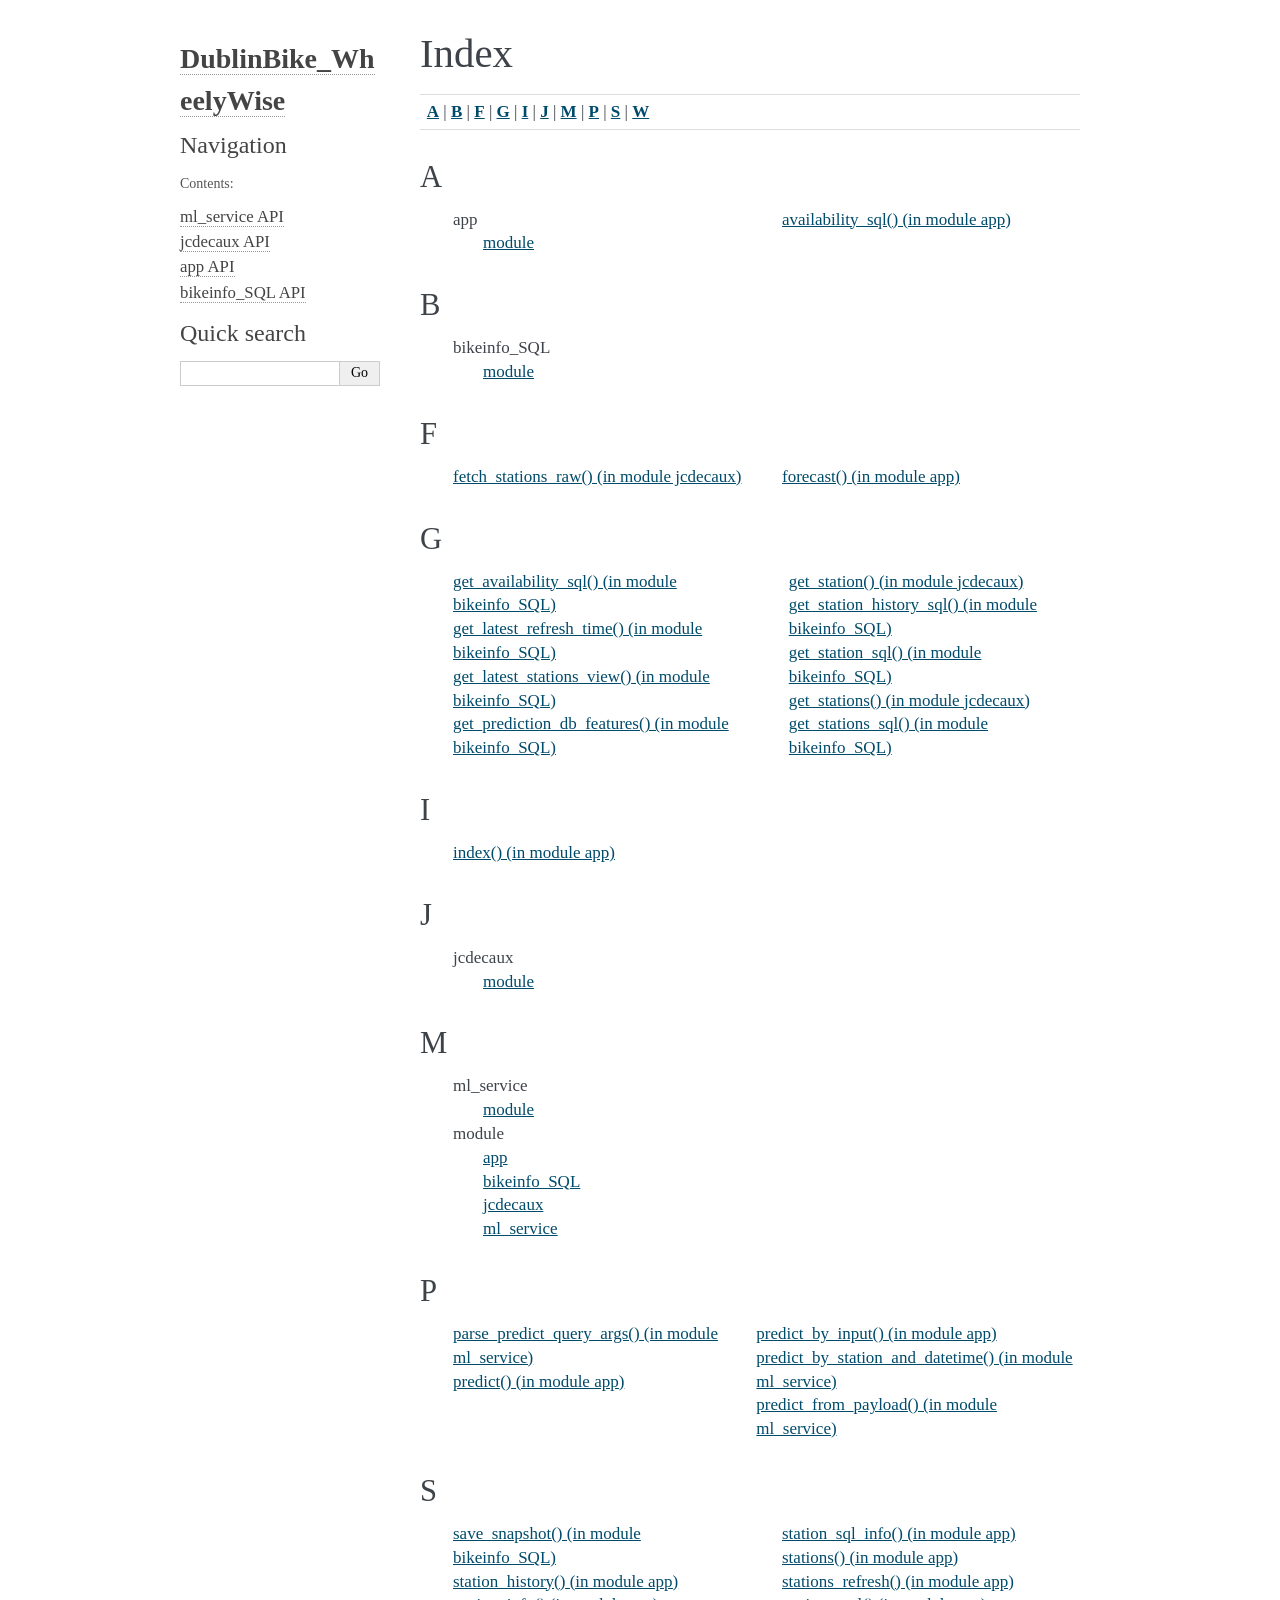
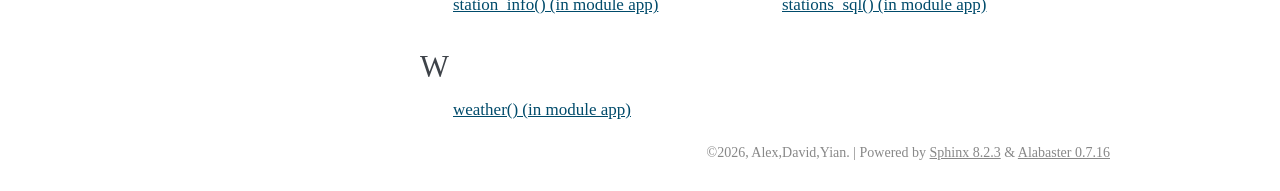
<file: sphinx_comments/_build/html/genindex.html>
<!DOCTYPE html>

<html lang="en" data-content_root="./">
  <head>
    <meta charset="utf-8" />
    <meta name="viewport" content="width=device-width, initial-scale=1.0" />
    <title>Index &#8212; DublinBike_WheelyWise 1.0 documentation</title>
    <link rel="stylesheet" type="text/css" href="_static/pygments.css?v=5ecbeea2" />
    <link rel="stylesheet" type="text/css" href="_static/alabaster.css?v=12dfc556" />
    <script src="_static/documentation_options.js?v=f2a433a1"></script>
    <script src="_static/doctools.js?v=9bcbadda"></script>
    <script src="_static/sphinx_highlight.js?v=dc90522c"></script>
    <link rel="index" title="Index" href="#" />
    <link rel="search" title="Search" href="search.html" />
   
  <link rel="stylesheet" href="_static/custom.css" type="text/css" />
  

  
  

  </head><body>
  

    <div class="document">
      <div class="documentwrapper">
        <div class="bodywrapper">
          

          <div class="body" role="main">
            

<h1 id="index">Index</h1>

<div class="genindex-jumpbox">
 <a href="#A"><strong>A</strong></a>
 | <a href="#B"><strong>B</strong></a>
 | <a href="#F"><strong>F</strong></a>
 | <a href="#G"><strong>G</strong></a>
 | <a href="#I"><strong>I</strong></a>
 | <a href="#J"><strong>J</strong></a>
 | <a href="#M"><strong>M</strong></a>
 | <a href="#P"><strong>P</strong></a>
 | <a href="#S"><strong>S</strong></a>
 | <a href="#W"><strong>W</strong></a>
 
</div>
<h2 id="A">A</h2>
<table style="width: 100%" class="indextable genindextable"><tr>
  <td style="width: 33%; vertical-align: top;"><ul>
      <li>
    app

      <ul>
        <li><a href="api_app.html#module-app">module</a>
</li>
      </ul></li>
  </ul></td>
  <td style="width: 33%; vertical-align: top;"><ul>
      <li><a href="api_app.html#app.availability_sql">availability_sql() (in module app)</a>
</li>
  </ul></td>
</tr></table>

<h2 id="B">B</h2>
<table style="width: 100%" class="indextable genindextable"><tr>
  <td style="width: 33%; vertical-align: top;"><ul>
      <li>
    bikeinfo_SQL

      <ul>
        <li><a href="api_bikeinfo_sql.html#module-bikeinfo_SQL">module</a>
</li>
      </ul></li>
  </ul></td>
</tr></table>

<h2 id="F">F</h2>
<table style="width: 100%" class="indextable genindextable"><tr>
  <td style="width: 33%; vertical-align: top;"><ul>
      <li><a href="api_jcdecaux.html#jcdecaux.fetch_stations_raw">fetch_stations_raw() (in module jcdecaux)</a>
</li>
  </ul></td>
  <td style="width: 33%; vertical-align: top;"><ul>
      <li><a href="api_app.html#app.forecast">forecast() (in module app)</a>
</li>
  </ul></td>
</tr></table>

<h2 id="G">G</h2>
<table style="width: 100%" class="indextable genindextable"><tr>
  <td style="width: 33%; vertical-align: top;"><ul>
      <li><a href="api_bikeinfo_sql.html#bikeinfo_SQL.get_availability_sql">get_availability_sql() (in module bikeinfo_SQL)</a>
</li>
      <li><a href="api_bikeinfo_sql.html#bikeinfo_SQL.get_latest_refresh_time">get_latest_refresh_time() (in module bikeinfo_SQL)</a>
</li>
      <li><a href="api_bikeinfo_sql.html#bikeinfo_SQL.get_latest_stations_view">get_latest_stations_view() (in module bikeinfo_SQL)</a>
</li>
      <li><a href="api_bikeinfo_sql.html#bikeinfo_SQL.get_prediction_db_features">get_prediction_db_features() (in module bikeinfo_SQL)</a>
</li>
  </ul></td>
  <td style="width: 33%; vertical-align: top;"><ul>
      <li><a href="api_jcdecaux.html#jcdecaux.get_station">get_station() (in module jcdecaux)</a>
</li>
      <li><a href="api_bikeinfo_sql.html#bikeinfo_SQL.get_station_history_sql">get_station_history_sql() (in module bikeinfo_SQL)</a>
</li>
      <li><a href="api_bikeinfo_sql.html#bikeinfo_SQL.get_station_sql">get_station_sql() (in module bikeinfo_SQL)</a>
</li>
      <li><a href="api_jcdecaux.html#jcdecaux.get_stations">get_stations() (in module jcdecaux)</a>
</li>
      <li><a href="api_bikeinfo_sql.html#bikeinfo_SQL.get_stations_sql">get_stations_sql() (in module bikeinfo_SQL)</a>
</li>
  </ul></td>
</tr></table>

<h2 id="I">I</h2>
<table style="width: 100%" class="indextable genindextable"><tr>
  <td style="width: 33%; vertical-align: top;"><ul>
      <li><a href="api_app.html#app.index">index() (in module app)</a>
</li>
  </ul></td>
</tr></table>

<h2 id="J">J</h2>
<table style="width: 100%" class="indextable genindextable"><tr>
  <td style="width: 33%; vertical-align: top;"><ul>
      <li>
    jcdecaux

      <ul>
        <li><a href="api_jcdecaux.html#module-jcdecaux">module</a>
</li>
      </ul></li>
  </ul></td>
</tr></table>

<h2 id="M">M</h2>
<table style="width: 100%" class="indextable genindextable"><tr>
  <td style="width: 33%; vertical-align: top;"><ul>
      <li>
    ml_service

      <ul>
        <li><a href="api_ml_service.html#module-ml_service">module</a>
</li>
      </ul></li>
      <li>
    module

      <ul>
        <li><a href="api_app.html#module-app">app</a>
</li>
        <li><a href="api_bikeinfo_sql.html#module-bikeinfo_SQL">bikeinfo_SQL</a>
</li>
        <li><a href="api_jcdecaux.html#module-jcdecaux">jcdecaux</a>
</li>
        <li><a href="api_ml_service.html#module-ml_service">ml_service</a>
</li>
      </ul></li>
  </ul></td>
</tr></table>

<h2 id="P">P</h2>
<table style="width: 100%" class="indextable genindextable"><tr>
  <td style="width: 33%; vertical-align: top;"><ul>
      <li><a href="api_ml_service.html#ml_service.parse_predict_query_args">parse_predict_query_args() (in module ml_service)</a>
</li>
      <li><a href="api_app.html#app.predict">predict() (in module app)</a>
</li>
  </ul></td>
  <td style="width: 33%; vertical-align: top;"><ul>
      <li><a href="api_app.html#app.predict_by_input">predict_by_input() (in module app)</a>
</li>
      <li><a href="api_ml_service.html#ml_service.predict_by_station_and_datetime">predict_by_station_and_datetime() (in module ml_service)</a>
</li>
      <li><a href="api_ml_service.html#ml_service.predict_from_payload">predict_from_payload() (in module ml_service)</a>
</li>
  </ul></td>
</tr></table>

<h2 id="S">S</h2>
<table style="width: 100%" class="indextable genindextable"><tr>
  <td style="width: 33%; vertical-align: top;"><ul>
      <li><a href="api_bikeinfo_sql.html#bikeinfo_SQL.save_snapshot">save_snapshot() (in module bikeinfo_SQL)</a>
</li>
      <li><a href="api_app.html#app.station_history">station_history() (in module app)</a>
</li>
      <li><a href="api_app.html#app.station_info">station_info() (in module app)</a>
</li>
  </ul></td>
  <td style="width: 33%; vertical-align: top;"><ul>
      <li><a href="api_app.html#app.station_sql_info">station_sql_info() (in module app)</a>
</li>
      <li><a href="api_app.html#app.stations">stations() (in module app)</a>
</li>
      <li><a href="api_app.html#app.stations_refresh">stations_refresh() (in module app)</a>
</li>
      <li><a href="api_app.html#app.stations_sql">stations_sql() (in module app)</a>
</li>
  </ul></td>
</tr></table>

<h2 id="W">W</h2>
<table style="width: 100%" class="indextable genindextable"><tr>
  <td style="width: 33%; vertical-align: top;"><ul>
      <li><a href="api_app.html#app.weather">weather() (in module app)</a>
</li>
  </ul></td>
</tr></table>



          </div>
          
        </div>
      </div>
      <div class="sphinxsidebar" role="navigation" aria-label="Main">
        <div class="sphinxsidebarwrapper">
<h1 class="logo"><a href="index.html">DublinBike_WheelyWise</a></h1>








<h3>Navigation</h3>
<p class="caption" role="heading"><span class="caption-text">Contents:</span></p>
<ul>
<li class="toctree-l1"><a class="reference internal" href="api_ml_service.html">ml_service API</a></li>
<li class="toctree-l1"><a class="reference internal" href="api_jcdecaux.html">jcdecaux API</a></li>
<li class="toctree-l1"><a class="reference internal" href="api_app.html">app API</a></li>
<li class="toctree-l1"><a class="reference internal" href="api_bikeinfo_sql.html">bikeinfo_SQL API</a></li>
</ul>

<div class="relations">
<h3>Related Topics</h3>
<ul>
  <li><a href="index.html">Documentation overview</a><ul>
  </ul></li>
</ul>
</div>
<search id="searchbox" style="display: none" role="search">
  <h3 id="searchlabel">Quick search</h3>
    <div class="searchformwrapper">
    <form class="search" action="search.html" method="get">
      <input type="text" name="q" aria-labelledby="searchlabel" autocomplete="off" autocorrect="off" autocapitalize="off" spellcheck="false"/>
      <input type="submit" value="Go" />
    </form>
    </div>
</search>
<script>document.getElementById('searchbox').style.display = "block"</script>








        </div>
      </div>
      <div class="clearer"></div>
    </div>
    <div class="footer">
      &#169;2026, Alex,David,Yian.
      
      |
      Powered by <a href="https://www.sphinx-doc.org/">Sphinx 8.2.3</a>
      &amp; <a href="https://alabaster.readthedocs.io">Alabaster 0.7.16</a>
      
    </div>

    

    
  </body>
</html>
</file>
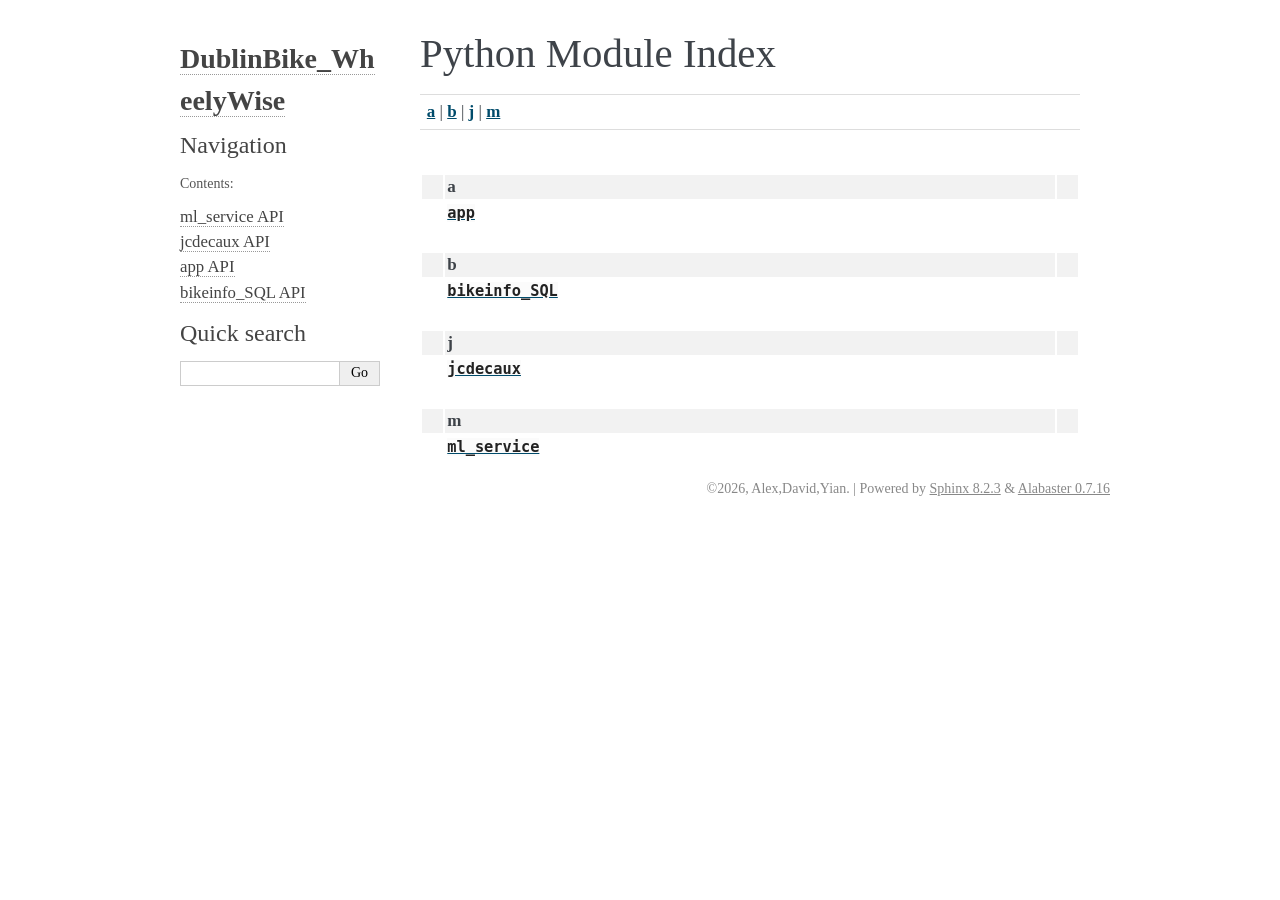
<file: sphinx_comments/_build/html/py-modindex.html>
<!DOCTYPE html>

<html lang="en" data-content_root="./">
  <head>
    <meta charset="utf-8" />
    <meta name="viewport" content="width=device-width, initial-scale=1.0" />
    <title>Python Module Index &#8212; DublinBike_WheelyWise 1.0 documentation</title>
    <link rel="stylesheet" type="text/css" href="_static/pygments.css?v=5ecbeea2" />
    <link rel="stylesheet" type="text/css" href="_static/alabaster.css?v=12dfc556" />
    <script src="_static/documentation_options.js?v=f2a433a1"></script>
    <script src="_static/doctools.js?v=9bcbadda"></script>
    <script src="_static/sphinx_highlight.js?v=dc90522c"></script>
    <link rel="index" title="Index" href="genindex.html" />
    <link rel="search" title="Search" href="search.html" />

   
  <link rel="stylesheet" href="_static/custom.css" type="text/css" />
  

  
  


    <script>
      DOCUMENTATION_OPTIONS.COLLAPSE_INDEX = true;
    </script>


  </head><body>
  

    <div class="document">
      <div class="documentwrapper">
        <div class="bodywrapper">
          

          <div class="body" role="main">
            

   <h1>Python Module Index</h1>

   <div class="modindex-jumpbox">
   <a href="#cap-a"><strong>a</strong></a> | 
   <a href="#cap-b"><strong>b</strong></a> | 
   <a href="#cap-j"><strong>j</strong></a> | 
   <a href="#cap-m"><strong>m</strong></a>
   </div>

   <table class="indextable modindextable">
     <tr class="pcap"><td></td><td>&#160;</td><td></td></tr>
     <tr class="cap" id="cap-a"><td></td><td>
       <strong>a</strong></td><td></td></tr>
     <tr>
       <td></td>
       <td>
       <a href="api_app.html#module-app"><code class="xref">app</code></a></td><td>
       <em></em></td></tr>
     <tr class="pcap"><td></td><td>&#160;</td><td></td></tr>
     <tr class="cap" id="cap-b"><td></td><td>
       <strong>b</strong></td><td></td></tr>
     <tr>
       <td></td>
       <td>
       <a href="api_bikeinfo_sql.html#module-bikeinfo_SQL"><code class="xref">bikeinfo_SQL</code></a></td><td>
       <em></em></td></tr>
     <tr class="pcap"><td></td><td>&#160;</td><td></td></tr>
     <tr class="cap" id="cap-j"><td></td><td>
       <strong>j</strong></td><td></td></tr>
     <tr>
       <td></td>
       <td>
       <a href="api_jcdecaux.html#module-jcdecaux"><code class="xref">jcdecaux</code></a></td><td>
       <em></em></td></tr>
     <tr class="pcap"><td></td><td>&#160;</td><td></td></tr>
     <tr class="cap" id="cap-m"><td></td><td>
       <strong>m</strong></td><td></td></tr>
     <tr>
       <td></td>
       <td>
       <a href="api_ml_service.html#module-ml_service"><code class="xref">ml_service</code></a></td><td>
       <em></em></td></tr>
   </table>


          </div>
          
        </div>
      </div>
      <div class="sphinxsidebar" role="navigation" aria-label="Main">
        <div class="sphinxsidebarwrapper">
<h1 class="logo"><a href="index.html">DublinBike_WheelyWise</a></h1>








<h3>Navigation</h3>
<p class="caption" role="heading"><span class="caption-text">Contents:</span></p>
<ul>
<li class="toctree-l1"><a class="reference internal" href="api_ml_service.html">ml_service API</a></li>
<li class="toctree-l1"><a class="reference internal" href="api_jcdecaux.html">jcdecaux API</a></li>
<li class="toctree-l1"><a class="reference internal" href="api_app.html">app API</a></li>
<li class="toctree-l1"><a class="reference internal" href="api_bikeinfo_sql.html">bikeinfo_SQL API</a></li>
</ul>

<div class="relations">
<h3>Related Topics</h3>
<ul>
  <li><a href="index.html">Documentation overview</a><ul>
  </ul></li>
</ul>
</div>
<search id="searchbox" style="display: none" role="search">
  <h3 id="searchlabel">Quick search</h3>
    <div class="searchformwrapper">
    <form class="search" action="search.html" method="get">
      <input type="text" name="q" aria-labelledby="searchlabel" autocomplete="off" autocorrect="off" autocapitalize="off" spellcheck="false"/>
      <input type="submit" value="Go" />
    </form>
    </div>
</search>
<script>document.getElementById('searchbox').style.display = "block"</script>








        </div>
      </div>
      <div class="clearer"></div>
    </div>
    <div class="footer">
      &#169;2026, Alex,David,Yian.
      
      |
      Powered by <a href="https://www.sphinx-doc.org/">Sphinx 8.2.3</a>
      &amp; <a href="https://alabaster.readthedocs.io">Alabaster 0.7.16</a>
      
    </div>

    

    
  </body>
</html>
</file>
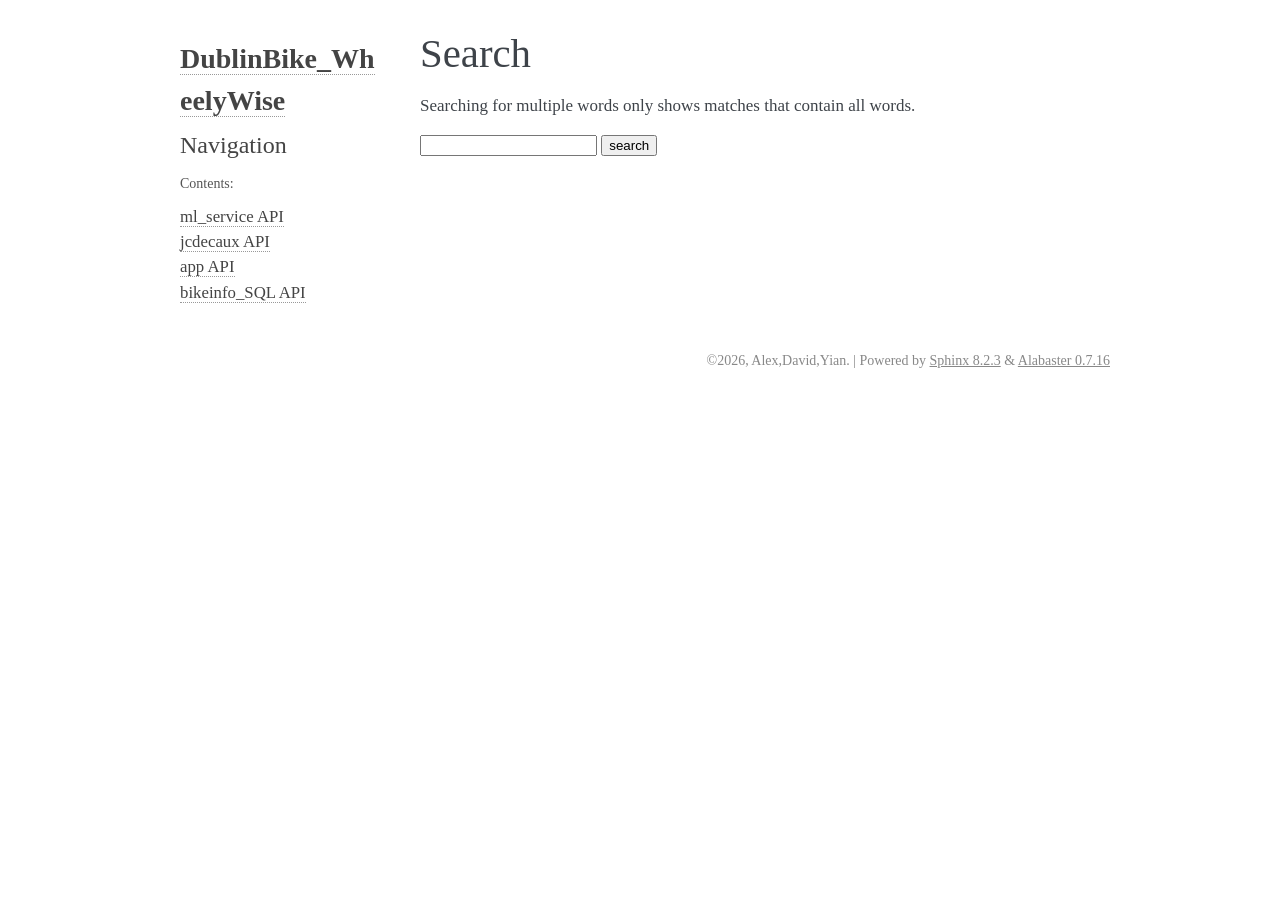
<file: sphinx_comments/_build/html/search.html>
<!DOCTYPE html>

<html lang="en" data-content_root="./">
  <head>
    <meta charset="utf-8" />
    <meta name="viewport" content="width=device-width, initial-scale=1.0" />
    <title>Search &#8212; DublinBike_WheelyWise 1.0 documentation</title>
    <link rel="stylesheet" type="text/css" href="_static/pygments.css?v=5ecbeea2" />
    <link rel="stylesheet" type="text/css" href="_static/alabaster.css?v=12dfc556" />
    
    <script src="_static/documentation_options.js?v=f2a433a1"></script>
    <script src="_static/doctools.js?v=9bcbadda"></script>
    <script src="_static/sphinx_highlight.js?v=dc90522c"></script>
    <script src="_static/searchtools.js"></script>
    <script src="_static/language_data.js"></script>
    <link rel="index" title="Index" href="genindex.html" />
    <link rel="search" title="Search" href="#" />
    <script src="searchindex.js" defer="defer"></script>
    <meta name="robots" content="noindex" />
    
   
  <link rel="stylesheet" href="_static/custom.css" type="text/css" />
  

  
  


  </head><body>
  

    <div class="document">
      <div class="documentwrapper">
        <div class="bodywrapper">
          

          <div class="body" role="main">
            
  <h1 id="search-documentation">Search</h1>
  
  <noscript>
  <div class="admonition warning">
  <p>
    Please activate JavaScript to enable the search
    functionality.
  </p>
  </div>
  </noscript>
  
  
  <p>
    Searching for multiple words only shows matches that contain
    all words.
  </p>
  
  
  <form action="" method="get">
    <input type="text" name="q" aria-labelledby="search-documentation" value="" autocomplete="off" autocorrect="off" autocapitalize="off" spellcheck="false"/>
    <input type="submit" value="search" />
    <span id="search-progress" style="padding-left: 10px"></span>
  </form>
  
  
  <div id="search-results"></div>
  

          </div>
          
        </div>
      </div>
      <div class="sphinxsidebar" role="navigation" aria-label="Main">
        <div class="sphinxsidebarwrapper">
<h1 class="logo"><a href="index.html">DublinBike_WheelyWise</a></h1>








<h3>Navigation</h3>
<p class="caption" role="heading"><span class="caption-text">Contents:</span></p>
<ul>
<li class="toctree-l1"><a class="reference internal" href="api_ml_service.html">ml_service API</a></li>
<li class="toctree-l1"><a class="reference internal" href="api_jcdecaux.html">jcdecaux API</a></li>
<li class="toctree-l1"><a class="reference internal" href="api_app.html">app API</a></li>
<li class="toctree-l1"><a class="reference internal" href="api_bikeinfo_sql.html">bikeinfo_SQL API</a></li>
</ul>

<div class="relations">
<h3>Related Topics</h3>
<ul>
  <li><a href="index.html">Documentation overview</a><ul>
  </ul></li>
</ul>
</div>








        </div>
      </div>
      <div class="clearer"></div>
    </div>
    <div class="footer">
      &#169;2026, Alex,David,Yian.
      
      |
      Powered by <a href="https://www.sphinx-doc.org/">Sphinx 8.2.3</a>
      &amp; <a href="https://alabaster.readthedocs.io">Alabaster 0.7.16</a>
      
    </div>

    

    
  </body>
</html>
</file>
<file: sphinx_comments/_build/html/_static/pygments.css>
pre { line-height: 125%; }
td.linenos .normal { color: inherit; background-color: transparent; padding-left: 5px; padding-right: 5px; }
span.linenos { color: inherit; background-color: transparent; padding-left: 5px; padding-right: 5px; }
td.linenos .special { color: #000000; background-color: #ffffc0; padding-left: 5px; padding-right: 5px; }
span.linenos.special { color: #000000; background-color: #ffffc0; padding-left: 5px; padding-right: 5px; }
.highlight .hll { background-color: #ffffcc }
.highlight { background: #f8f8f8; }
.highlight .c { color: #8F5902; font-style: italic } /* Comment */
.highlight .err { color: #A40000; border: 1px solid #EF2929 } /* Error */
.highlight .g { color: #000 } /* Generic */
.highlight .k { color: #004461; font-weight: bold } /* Keyword */
.highlight .l { color: #000 } /* Literal */
.highlight .n { color: #000 } /* Name */
.highlight .o { color: #582800 } /* Operator */
.highlight .x { color: #000 } /* Other */
.highlight .p { color: #000; font-weight: bold } /* Punctuation */
.highlight .ch { color: #8F5902; font-style: italic } /* Comment.Hashbang */
.highlight .cm { color: #8F5902; font-style: italic } /* Comment.Multiline */
.highlight .cp { color: #8F5902 } /* Comment.Preproc */
.highlight .cpf { color: #8F5902; font-style: italic } /* Comment.PreprocFile */
.highlight .c1 { color: #8F5902; font-style: italic } /* Comment.Single */
.highlight .cs { color: #8F5902; font-style: italic } /* Comment.Special */
.highlight .gd { color: #A40000 } /* Generic.Deleted */
.highlight .ge { color: #000; font-style: italic } /* Generic.Emph */
.highlight .ges { color: #000 } /* Generic.EmphStrong */
.highlight .gr { color: #EF2929 } /* Generic.Error */
.highlight .gh { color: #000080; font-weight: bold } /* Generic.Heading */
.highlight .gi { color: #00A000 } /* Generic.Inserted */
.highlight .go { color: #888 } /* Generic.Output */
.highlight .gp { color: #745334 } /* Generic.Prompt */
.highlight .gs { color: #000; font-weight: bold } /* Generic.Strong */
.highlight .gu { color: #800080; font-weight: bold } /* Generic.Subheading */
.highlight .gt { color: #A40000; font-weight: bold } /* Generic.Traceback */
.highlight .kc { color: #004461; font-weight: bold } /* Keyword.Constant */
.highlight .kd { color: #004461; font-weight: bold } /* Keyword.Declaration */
.highlight .kn { color: #004461; font-weight: bold } /* Keyword.Namespace */
.highlight .kp { color: #004461; font-weight: bold } /* Keyword.Pseudo */
.highlight .kr { color: #004461; font-weight: bold } /* Keyword.Reserved */
.highlight .kt { color: #004461; font-weight: bold } /* Keyword.Type */
.highlight .ld { color: #000 } /* Literal.Date */
.highlight .m { color: #900 } /* Literal.Number */
.highlight .s { color: #4E9A06 } /* Literal.String */
.highlight .na { color: #C4A000 } /* Name.Attribute */
.highlight .nb { color: #004461 } /* Name.Builtin */
.highlight .nc { color: #000 } /* Name.Class */
.highlight .no { color: #000 } /* Name.Constant */
.highlight .nd { color: #888 } /* Name.Decorator */
.highlight .ni { color: #CE5C00 } /* Name.Entity */
.highlight .ne { color: #C00; font-weight: bold } /* Name.Exception */
.highlight .nf { color: #000 } /* Name.Function */
.highlight .nl { color: #F57900 } /* Name.Label */
.highlight .nn { color: #000 } /* Name.Namespace */
.highlight .nx { color: #000 } /* Name.Other */
.highlight .py { color: #000 } /* Name.Property */
.highlight .nt { color: #004461; font-weight: bold } /* Name.Tag */
.highlight .nv { color: #000 } /* Name.Variable */
.highlight .ow { color: #004461; font-weight: bold } /* Operator.Word */
.highlight .pm { color: #000; font-weight: bold } /* Punctuation.Marker */
.highlight .w { color: #F8F8F8 } /* Text.Whitespace */
.highlight .mb { color: #900 } /* Literal.Number.Bin */
.highlight .mf { color: #900 } /* Literal.Number.Float */
.highlight .mh { color: #900 } /* Literal.Number.Hex */
.highlight .mi { color: #900 } /* Literal.Number.Integer */
.highlight .mo { color: #900 } /* Literal.Number.Oct */
.highlight .sa { color: #4E9A06 } /* Literal.String.Affix */
.highlight .sb { color: #4E9A06 } /* Literal.String.Backtick */
.highlight .sc { color: #4E9A06 } /* Literal.String.Char */
.highlight .dl { color: #4E9A06 } /* Literal.String.Delimiter */
.highlight .sd { color: #8F5902; font-style: italic } /* Literal.String.Doc */
.highlight .s2 { color: #4E9A06 } /* Literal.String.Double */
.highlight .se { color: #4E9A06 } /* Literal.String.Escape */
.highlight .sh { color: #4E9A06 } /* Literal.String.Heredoc */
.highlight .si { color: #4E9A06 } /* Literal.String.Interpol */
.highlight .sx { color: #4E9A06 } /* Literal.String.Other */
.highlight .sr { color: #4E9A06 } /* Literal.String.Regex */
.highlight .s1 { color: #4E9A06 } /* Literal.String.Single */
.highlight .ss { color: #4E9A06 } /* Literal.String.Symbol */
.highlight .bp { color: #3465A4 } /* Name.Builtin.Pseudo */
.highlight .fm { color: #000 } /* Name.Function.Magic */
.highlight .vc { color: #000 } /* Name.Variable.Class */
.highlight .vg { color: #000 } /* Name.Variable.Global */
.highlight .vi { color: #000 } /* Name.Variable.Instance */
.highlight .vm { color: #000 } /* Name.Variable.Magic */
.highlight .il { color: #900 } /* Literal.Number.Integer.Long */
</file>
<file: sphinx_comments/_build/html/_static/alabaster.css>
@import url("basic.css");

/* -- page layout ----------------------------------------------------------- */

body {
    font-family: Georgia, serif;
    font-size: 17px;
    background-color: #fff;
    color: #000;
    margin: 0;
    padding: 0;
}


div.document {
    width: 940px;
    margin: 30px auto 0 auto;
}

div.documentwrapper {
    float: left;
    width: 100%;
}

div.bodywrapper {
    margin: 0 0 0 220px;
}

div.sphinxsidebar {
    width: 220px;
    font-size: 14px;
    line-height: 1.5;
}

hr {
    border: 1px solid #B1B4B6;
}

div.body {
    background-color: #fff;
    color: #3E4349;
    padding: 0 30px 0 30px;
}

div.body > .section {
    text-align: left;
}

div.footer {
    width: 940px;
    margin: 20px auto 30px auto;
    font-size: 14px;
    color: #888;
    text-align: right;
}

div.footer a {
    color: #888;
}

p.caption {
    font-family: inherit;
    font-size: inherit;
}


div.relations {
    display: none;
}


div.sphinxsidebar {
    max-height: 100%;
    overflow-y: auto;
}

div.sphinxsidebar a {
    color: #444;
    text-decoration: none;
    border-bottom: 1px dotted #999;
}

div.sphinxsidebar a:hover {
    border-bottom: 1px solid #999;
}

div.sphinxsidebarwrapper {
    padding: 18px 10px;
}

div.sphinxsidebarwrapper p.logo {
    padding: 0;
    margin: -10px 0 0 0px;
    text-align: center;
}

div.sphinxsidebarwrapper h1.logo {
    margin-top: -10px;
    text-align: center;
    margin-bottom: 5px;
    text-align: left;
}

div.sphinxsidebarwrapper h1.logo-name {
    margin-top: 0px;
}

div.sphinxsidebarwrapper p.blurb {
    margin-top: 0;
    font-style: normal;
}

div.sphinxsidebar h3,
div.sphinxsidebar h4 {
    font-family: Georgia, serif;
    color: #444;
    font-size: 24px;
    font-weight: normal;
    margin: 0 0 5px 0;
    padding: 0;
}

div.sphinxsidebar h4 {
    font-size: 20px;
}

div.sphinxsidebar h3 a {
    color: #444;
}

div.sphinxsidebar p.logo a,
div.sphinxsidebar h3 a,
div.sphinxsidebar p.logo a:hover,
div.sphinxsidebar h3 a:hover {
    border: none;
}

div.sphinxsidebar p {
    color: #555;
    margin: 10px 0;
}

div.sphinxsidebar ul {
    margin: 10px 0;
    padding: 0;
    color: #000;
}

div.sphinxsidebar ul li.toctree-l1 > a {
    font-size: 120%;
}

div.sphinxsidebar ul li.toctree-l2 > a {
    font-size: 110%;
}

div.sphinxsidebar input {
    border: 1px solid #CCC;
    font-family: Georgia, serif;
    font-size: 1em;
}

div.sphinxsidebar #searchbox input[type="text"] {
    width: 160px;
}

div.sphinxsidebar .search > div {
    display: table-cell;
}

div.sphinxsidebar hr {
    border: none;
    height: 1px;
    color: #AAA;
    background: #AAA;

    text-align: left;
    margin-left: 0;
    width: 50%;
}

div.sphinxsidebar .badge {
    border-bottom: none;
}

div.sphinxsidebar .badge:hover {
    border-bottom: none;
}

/* To address an issue with donation coming after search */
div.sphinxsidebar h3.donation {
    margin-top: 10px;
}

/* -- body styles ----------------------------------------------------------- */

a {
    color: #004B6B;
    text-decoration: underline;
}

a:hover {
    color: #6D4100;
    text-decoration: underline;
}

div.body h1,
div.body h2,
div.body h3,
div.body h4,
div.body h5,
div.body h6 {
    font-family: Georgia, serif;
    font-weight: normal;
    margin: 30px 0px 10px 0px;
    padding: 0;
}

div.body h1 { margin-top: 0; padding-top: 0; font-size: 240%; }
div.body h2 { font-size: 180%; }
div.body h3 { font-size: 150%; }
div.body h4 { font-size: 130%; }
div.body h5 { font-size: 100%; }
div.body h6 { font-size: 100%; }

a.headerlink {
    color: #DDD;
    padding: 0 4px;
    text-decoration: none;
}

a.headerlink:hover {
    color: #444;
    background: #EAEAEA;
}

div.body p, div.body dd, div.body li {
    line-height: 1.4em;
}

div.admonition {
    margin: 20px 0px;
    padding: 10px 30px;
    background-color: #EEE;
    border: 1px solid #CCC;
}

div.admonition tt.xref, div.admonition code.xref, div.admonition a tt {
    background-color: #FBFBFB;
    border-bottom: 1px solid #fafafa;
}

div.admonition p.admonition-title {
    font-family: Georgia, serif;
    font-weight: normal;
    font-size: 24px;
    margin: 0 0 10px 0;
    padding: 0;
    line-height: 1;
}

div.admonition p.last {
    margin-bottom: 0;
}

div.highlight {
    background-color: #fff;
}

dt:target, .highlight {
    background: #FAF3E8;
}

div.warning {
    background-color: #FCC;
    border: 1px solid #FAA;
}

div.danger {
    background-color: #FCC;
    border: 1px solid #FAA;
    -moz-box-shadow: 2px 2px 4px #D52C2C;
    -webkit-box-shadow: 2px 2px 4px #D52C2C;
    box-shadow: 2px 2px 4px #D52C2C;
}

div.error {
    background-color: #FCC;
    border: 1px solid #FAA;
    -moz-box-shadow: 2px 2px 4px #D52C2C;
    -webkit-box-shadow: 2px 2px 4px #D52C2C;
    box-shadow: 2px 2px 4px #D52C2C;
}

div.caution {
    background-color: #FCC;
    border: 1px solid #FAA;
}

div.attention {
    background-color: #FCC;
    border: 1px solid #FAA;
}

div.important {
    background-color: #EEE;
    border: 1px solid #CCC;
}

div.note {
    background-color: #EEE;
    border: 1px solid #CCC;
}

div.tip {
    background-color: #EEE;
    border: 1px solid #CCC;
}

div.hint {
    background-color: #EEE;
    border: 1px solid #CCC;
}

div.seealso {
    background-color: #EEE;
    border: 1px solid #CCC;
}

div.topic {
    background-color: #EEE;
}

p.admonition-title {
    display: inline;
}

p.admonition-title:after {
    content: ":";
}

pre, tt, code {
    font-family: 'Consolas', 'Menlo', 'DejaVu Sans Mono', 'Bitstream Vera Sans Mono', monospace;
    font-size: 0.9em;
}

.hll {
    background-color: #FFC;
    margin: 0 -12px;
    padding: 0 12px;
    display: block;
}

img.screenshot {
}

tt.descname, tt.descclassname, code.descname, code.descclassname {
    font-size: 0.95em;
}

tt.descname, code.descname {
    padding-right: 0.08em;
}

img.screenshot {
    -moz-box-shadow: 2px 2px 4px #EEE;
    -webkit-box-shadow: 2px 2px 4px #EEE;
    box-shadow: 2px 2px 4px #EEE;
}

table.docutils {
    border: 1px solid #888;
    -moz-box-shadow: 2px 2px 4px #EEE;
    -webkit-box-shadow: 2px 2px 4px #EEE;
    box-shadow: 2px 2px 4px #EEE;
}

table.docutils td, table.docutils th {
    border: 1px solid #888;
    padding: 0.25em 0.7em;
}

table.field-list, table.footnote {
    border: none;
    -moz-box-shadow: none;
    -webkit-box-shadow: none;
    box-shadow: none;
}

table.footnote {
    margin: 15px 0;
    width: 100%;
    border: 1px solid #EEE;
    background: #FDFDFD;
    font-size: 0.9em;
}

table.footnote + table.footnote {
    margin-top: -15px;
    border-top: none;
}

table.field-list th {
    padding: 0 0.8em 0 0;
}

table.field-list td {
    padding: 0;
}

table.field-list p {
    margin-bottom: 0.8em;
}

/* Cloned from
 * https://github.com/sphinx-doc/sphinx/commit/ef60dbfce09286b20b7385333d63a60321784e68
 */
.field-name {
    -moz-hyphens: manual;
    -ms-hyphens: manual;
    -webkit-hyphens: manual;
    hyphens: manual;
}

table.footnote td.label {
    width: .1px;
    padding: 0.3em 0 0.3em 0.5em;
}

table.footnote td {
    padding: 0.3em 0.5em;
}

dl {
    margin-left: 0;
    margin-right: 0;
    margin-top: 0;
    padding: 0;
}

dl dd {
    margin-left: 30px;
}

blockquote {
    margin: 0 0 0 30px;
    padding: 0;
}

ul, ol {
    /* Matches the 30px from the narrow-screen "li > ul" selector below */
    margin: 10px 0 10px 30px;
    padding: 0;
}

pre {
    background: #EEE;
    padding: 7px 30px;
    margin: 15px 0px;
    line-height: 1.3em;
}

div.viewcode-block:target {
    background: #ffd;
}

dl pre, blockquote pre, li pre {
    margin-left: 0;
    padding-left: 30px;
}

tt, code {
    background-color: #ecf0f3;
    color: #222;
    /* padding: 1px 2px; */
}

tt.xref, code.xref, a tt {
    background-color: #FBFBFB;
    border-bottom: 1px solid #fff;
}

a.reference {
    text-decoration: none;
    border-bottom: 1px dotted #004B6B;
}

/* Don't put an underline on images */
a.image-reference, a.image-reference:hover {
    border-bottom: none;
}

a.reference:hover {
    border-bottom: 1px solid #6D4100;
}

a.footnote-reference {
    text-decoration: none;
    font-size: 0.7em;
    vertical-align: top;
    border-bottom: 1px dotted #004B6B;
}

a.footnote-reference:hover {
    border-bottom: 1px solid #6D4100;
}

a:hover tt, a:hover code {
    background: #EEE;
}


@media screen and (max-width: 870px) {

    div.sphinxsidebar {
    	display: none;
    }

    div.document {
       width: 100%;

    }

    div.documentwrapper {
    	margin-left: 0;
    	margin-top: 0;
    	margin-right: 0;
    	margin-bottom: 0;
    }

    div.bodywrapper {
    	margin-top: 0;
    	margin-right: 0;
    	margin-bottom: 0;
    	margin-left: 0;
    }

    ul {
    	margin-left: 0;
    }

	li > ul {
        /* Matches the 30px from the "ul, ol" selector above */
		margin-left: 30px;
	}

    .document {
    	width: auto;
    }

    .footer {
    	width: auto;
    }

    .bodywrapper {
    	margin: 0;
    }

    .footer {
    	width: auto;
    }

    .github {
        display: none;
    }



}



@media screen and (max-width: 875px) {

    body {
        margin: 0;
        padding: 20px 30px;
    }

    div.documentwrapper {
        float: none;
        background: #fff;
    }

    div.sphinxsidebar {
        display: block;
        float: none;
        width: 102.5%;
        margin: 50px -30px -20px -30px;
        padding: 10px 20px;
        background: #333;
        color: #FFF;
    }

    div.sphinxsidebar h3, div.sphinxsidebar h4, div.sphinxsidebar p,
    div.sphinxsidebar h3 a {
        color: #fff;
    }

    div.sphinxsidebar a {
        color: #AAA;
    }

    div.sphinxsidebar p.logo {
        display: none;
    }

    div.document {
        width: 100%;
        margin: 0;
    }

    div.footer {
        display: none;
    }

    div.bodywrapper {
        margin: 0;
    }

    div.body {
        min-height: 0;
        padding: 0;
    }

    .rtd_doc_footer {
        display: none;
    }

    .document {
        width: auto;
    }

    .footer {
        width: auto;
    }

    .footer {
        width: auto;
    }

    .github {
        display: none;
    }
}


/* misc. */

.revsys-inline {
    display: none!important;
}

/* Hide ugly table cell borders in ..bibliography:: directive output */
table.docutils.citation, table.docutils.citation td, table.docutils.citation th {
  border: none;
  /* Below needed in some edge cases; if not applied, bottom shadows appear */
  -moz-box-shadow: none;
  -webkit-box-shadow: none;
  box-shadow: none;
}


/* relbar */

.related {
    line-height: 30px;
    width: 100%;
    font-size: 0.9rem;
}

.related.top {
    border-bottom: 1px solid #EEE;
    margin-bottom: 20px;
}

.related.bottom {
    border-top: 1px solid #EEE;
}

.related ul {
    padding: 0;
    margin: 0;
    list-style: none;
}

.related li {
    display: inline;
}

nav#rellinks {
    float: right;
}

nav#rellinks li+li:before {
    content: "|";
}

nav#breadcrumbs li+li:before {
    content: "\00BB";
}

/* Hide certain items when printing */
@media print {
    div.related {
        display: none;
    }
}
</file>
<file: sphinx_comments/_build/html/_static/custom.css>
/* This file intentionally left blank. */
</file>
